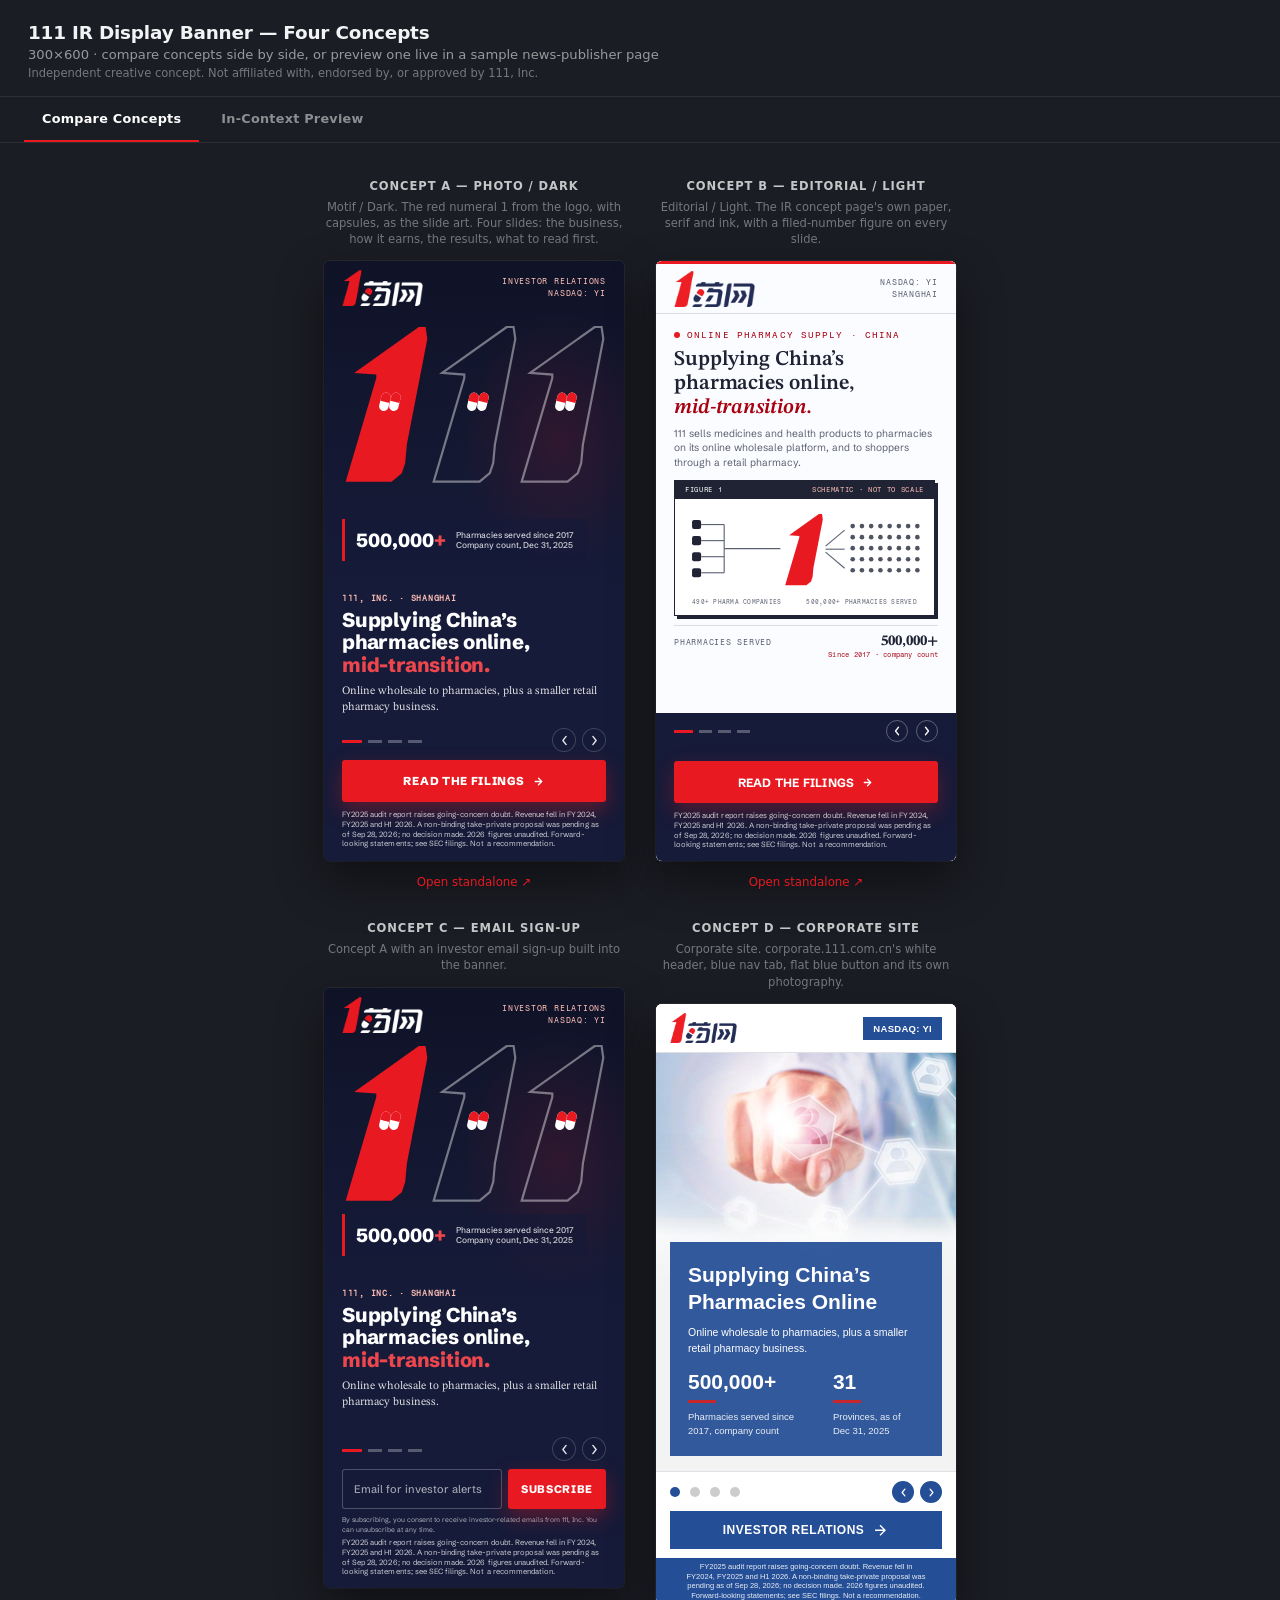
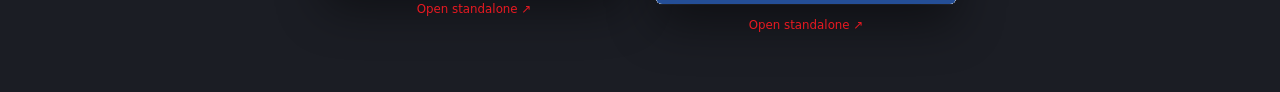
<file: index.html>
<!DOCTYPE html>
<html lang="en">
<head>
<meta name="robots" content="noindex,nofollow">
<meta charset="UTF-8">
<meta name="viewport" content="width=device-width,initial-scale=1">
<meta name="ir-banner-company" content="111, Inc.">
<link rel="icon" href="data:,">
<title>111 IR Banner — Concept Comparison</title>
<style>
  :root { --ui-accent:#e81921; }
  * { margin:0; padding:0; box-sizing:border-box; }
  html, body {
    height:100%;
    background:#1b1d24;
    font-family:-apple-system, BlinkMacSystemFont, 'Segoe UI', system-ui, sans-serif;
    color:#f2f3f5;
  }
  header {
    padding:22px 28px 16px;
    border-bottom:1px solid rgba(255,255,255,0.08);
  }
  header h1 { font-size:1.15rem; font-weight:700; letter-spacing:-0.01em; }
  header p { margin-top:4px; font-size:0.82rem; color:rgba(255,255,255,0.55); }
  header p.pitch-note { font-size:0.72rem; color:rgba(255,255,255,0.4); }

  /* ---- tabs ---- */
  .tabs {
    display:flex;
    gap:4px;
    padding:0 24px;
    border-bottom:1px solid rgba(255,255,255,0.08);
  }
  .tab-btn {
    background:none;
    border:0;
    font-family:inherit;
    color:rgba(255,255,255,0.5);
    font-size:0.8rem;
    font-weight:700;
    letter-spacing:0.02em;
    padding:14px 18px;
    cursor:pointer;
    border-bottom:2px solid transparent;
    transition:color 0.15s ease;
  }
  .tab-btn:hover { color:rgba(255,255,255,0.8); }
  .tab-btn.active { color:#fff; border-bottom-color:var(--ui-accent); }
  .tab-panel { display:none; }
  .tab-panel.active { display:block; }

  main {
    display:flex;
    flex-wrap:wrap;
    gap:32px;
    justify-content:center;
    padding:36px 24px 60px;
  }
  /* four 300px frames need about 1344px of width; below that, wrap 2 + 2 rather than 3 + 1 */
  @media (max-width:1343px) { main { max-width:700px; margin:0 auto; } }
  .col { display:flex; flex-direction:column; align-items:center; gap:14px; }
  .col h2 {
    font-size:0.72rem;
    font-weight:700;
    letter-spacing:0.08em;
    text-transform:uppercase;
    color:rgba(255,255,255,0.75);
  }
  .col .tag {
    max-width:300px;
    min-height:2.8em;
    font-size:0.72rem;
    line-height:1.4;
    text-align:center;
    color:rgba(255,255,255,0.4);
    margin-top:-8px;
  }
  .frame-wrap {
    width:300px;
    height:600px;
    border-radius:6px;
    overflow:hidden;
    box-shadow:0 20px 48px rgba(0,0,0,0.45), 0 0 0 1px rgba(255,255,255,0.06);
    background:#000;
  }
  iframe { width:300px; height:600px; border:0; display:block; }
  .col a {
    font-size:0.74rem;
    color:var(--ui-accent);
    text-decoration:none;
  }
  .col a:hover { text-decoration:underline; }

  /* ---- in-context preview panel ---- */
  .preview-intro {
    text-align:center;
    padding:28px 24px 0;
  }
  .preview-intro p {
    font-size:0.82rem;
    color:rgba(255,255,255,0.55);
    max-width:560px;
    margin:0 auto;
  }
  .concept-switch {
    display:flex;
    flex-wrap:wrap;
    gap:10px;
    justify-content:center;
    padding:18px 24px 0;
  }
  .concept-btn {
    background:rgba(255,255,255,0.06);
    border:1px solid rgba(255,255,255,0.14);
    color:rgba(255,255,255,0.65);
    font-family:inherit;
    font-size:0.76rem;
    font-weight:700;
    letter-spacing:0.02em;
    padding:9px 16px;
    border-radius:20px;
    cursor:pointer;
    transition:all 0.15s ease;
  }
  .concept-btn:hover { border-color:rgba(255,255,255,0.3); }
  .concept-btn.active { background:var(--ui-accent); border-color:var(--ui-accent); color:#0c1015; }

  .preview-wrap {
    max-width:1180px;
    margin:24px auto 12px;
    padding:0 24px;
  }
  .preview-frame-outer {
    border-radius:6px;
    overflow:hidden;
    box-shadow:0 20px 48px rgba(0,0,0,0.45), 0 0 0 1px rgba(255,255,255,0.06);
  }
  #preview-iframe {
    width:100%;
    height:950px;
    border:0;
    display:block;
    background:#fff;
  }
  .preview-footer {
    text-align:center;
    padding:14px 24px 60px;
  }
  .preview-footer a {
    font-size:0.74rem;
    color:var(--ui-accent);
    text-decoration:none;
  }
  .preview-footer a:hover { text-decoration:underline; }
</style>
</head>
<body>

<header>
  <h1>111 IR Display Banner — Four Concepts</h1>
  <p>300×600 · compare concepts side by side, or preview one live in a sample news-publisher page</p>
  <p class="pitch-note">Independent creative concept. Not affiliated with, endorsed by, or approved by 111, Inc.</p>
</header>

<div class="tabs">
  <button type="button" class="tab-btn active" data-tab="compare">Compare Concepts</button>
  <button type="button" class="tab-btn" data-tab="preview">In-Context Preview</button>
</div>

<section class="tab-panel active" id="tab-compare">
  <main>
    <div class="col">
      <h2>Concept A — Photo / Dark</h2>
      <span class="tag">Motif / Dark. The red numeral 1 from the logo, with capsules, as the slide art. Four slides: the business, how it earns, the results, what to read first.</span>
      <div class="frame-wrap">
        <iframe src="concept-a-photo/index.html" title="111 banner — photo concept"></iframe>
      </div>
      <a href="concept-a-photo/index.html" target="_blank" rel="noopener">Open standalone ↗</a>
    </div>

    <div class="col">
      <h2>Concept B — Editorial / Light</h2>
      <span class="tag">Editorial / Light. The IR concept page&#x27;s own paper, serif and ink, with a filed-number figure on every slide.</span>
      <div class="frame-wrap">
        <iframe src="concept-b-editorial/index.html" title="111 banner — editorial concept"></iframe>
      </div>
      <a href="concept-b-editorial/index.html" target="_blank" rel="noopener">Open standalone ↗</a>
    </div>

    <div class="col">
      <h2>Concept C — Email Sign-up</h2>
      <span class="tag">Concept A with an investor email sign-up built into the banner.</span>
      <div class="frame-wrap">
        <iframe src="concept-c-dashboard/index.html" title="111 banner — email sign-up concept"></iframe>
      </div>
      <a href="concept-c-dashboard/index.html" target="_blank" rel="noopener">Open standalone ↗</a>
    </div>

    <div class="col">
      <h2>Concept D — Corporate Site</h2>
      <span class="tag">Corporate site. corporate.111.com.cn&#x27;s white header, blue nav tab, flat blue button and its own photography.</span>
      <div class="frame-wrap">
        <iframe src="concept-d-corporate/index.html" title="111 banner — corporate-site concept"></iframe>
      </div>
      <a href="concept-d-corporate/index.html" target="_blank" rel="noopener">Open standalone ↗</a>
    </div>
  </main>
</section>

<section class="tab-panel" id="tab-preview">
  <div class="preview-intro">
    <p>A sample news-publisher article page with the banner dropped into the right-rail ad slot — the way it would actually sit alongside real editorial content. Switch concepts below.</p>
  </div>

  <div class="concept-switch">
    <button type="button" class="concept-btn active" data-concept="a">Concept A — Photo</button>
    <button type="button" class="concept-btn" data-concept="b">Concept B — Editorial</button>
    <button type="button" class="concept-btn" data-concept="c">Concept C — Email Sign-up</button>
    <button type="button" class="concept-btn" data-concept="d">Concept D — Corporate Site</button>
  </div>

  <div class="preview-wrap">
    <div class="preview-frame-outer">
      <iframe id="preview-iframe" src="context-preview/news.html?concept=a" title="111 banner — in-context publisher preview"></iframe>
    </div>
  </div>

  <div class="preview-footer">
    <a id="preview-open-link" href="context-preview/news.html?concept=a" target="_blank" rel="noopener">Open standalone ↗</a>
  </div>
</section>

<script>
  document.querySelectorAll('.tab-btn').forEach(function (btn) {
    btn.addEventListener('click', function () {
      document.querySelectorAll('.tab-btn').forEach(function (b) { b.classList.remove('active') })
      document.querySelectorAll('.tab-panel').forEach(function (p) { p.classList.remove('active') })
      btn.classList.add('active')
      document.getElementById('tab-' + btn.dataset.tab).classList.add('active')
    })
  })

  document.querySelectorAll('.concept-btn').forEach(function (btn) {
    btn.addEventListener('click', function () {
      document.querySelectorAll('.concept-btn').forEach(function (b) { b.classList.remove('active') })
      btn.classList.add('active')
      var url = 'context-preview/news.html?concept=' + btn.dataset.concept
      document.getElementById('preview-iframe').src = url
      document.getElementById('preview-open-link').href = url
    })
  })
</script>

</body>
</html>
</file>
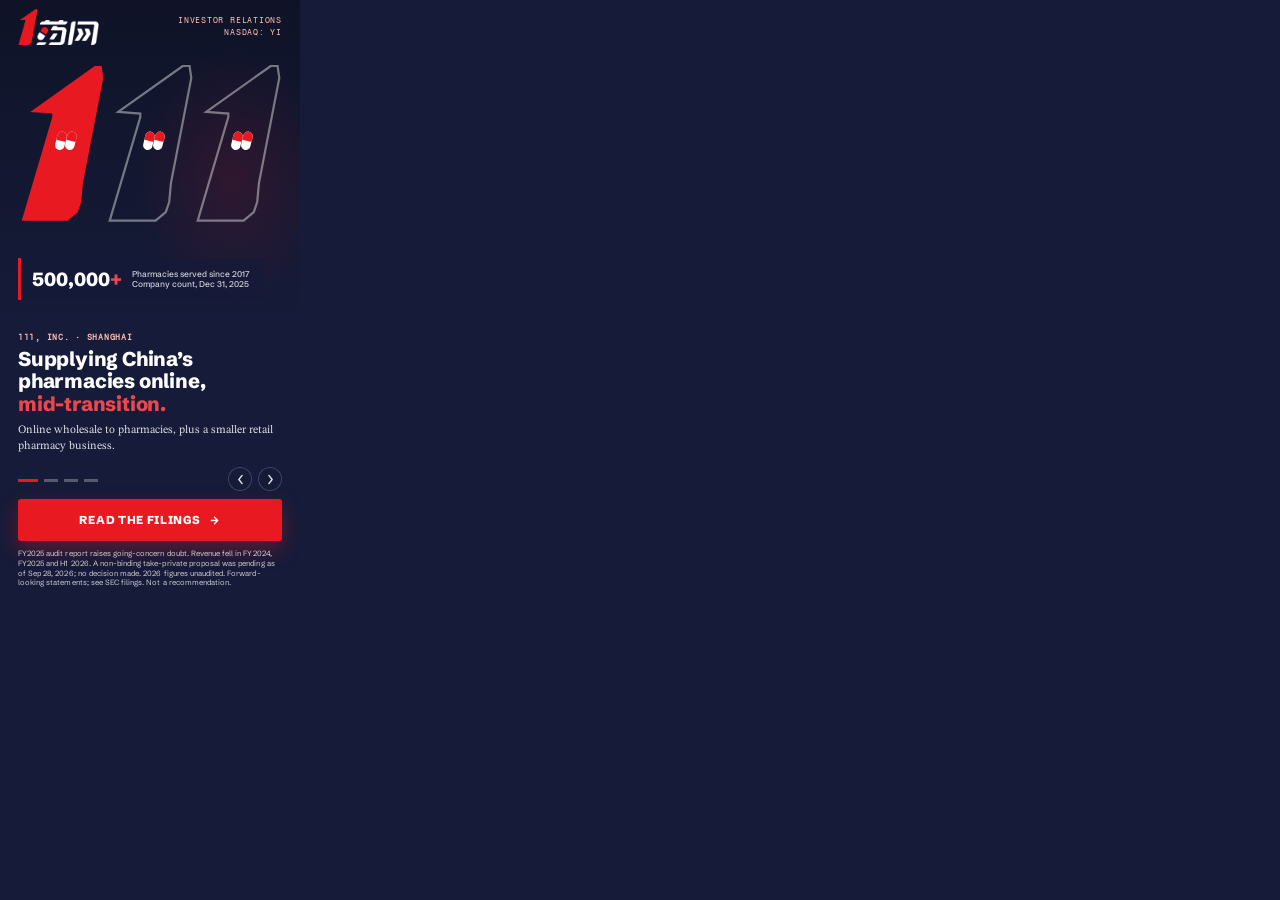
<file: concept-a-photo/index.html>
<!DOCTYPE html>
<html lang="en">
<head>
<meta name="robots" content="noindex,nofollow">
<meta charset="UTF-8">
<meta name="ad.size" content="width=300,height=600">
<meta http-equiv="X-UA-Compatible" content="IE=Edge">
<meta name="viewport" content="width=300,initial-scale=1">
<link rel="icon" href="data:,">
<title>111, Inc. — Investor Relations</title>
<link rel="preconnect" href="https://fonts.googleapis.com">
<link rel="preconnect" href="https://fonts.gstatic.com" crossorigin>
<link href="https://fonts.googleapis.com/css2?family=Fragment+Mono&family=STIX+Two+Text:ital,wght@0,400;0,500;1,400&family=Schibsted+Grotesk:wght@500;600;700;800&display=swap" rel="stylesheet">
<link rel="stylesheet" href="style.css">
</head>
<body>

<!--
  111, Inc. — IR display banner, 300x600 — Concept A: Motif / Dark.
  Promotes: https://gracinting.github.io/oneoneone-ir-concept/
  The IR concept page has no real photography, so each slide's background is that page's own signature
  motif redrawn at banner scale: the red numeral 1 from the logo (the page's own #slab path) and the
  two-tone capsule from the logo's 药 character, one variant per slide (three slabs with falling capsules;
  a 40-capsule waffle of FY2025 revenue; leaning bars of net revenue; owed vs. held on one scale).
  Floating stat chip, persistent logo/ticker chrome, CTA and a risk-naming forward-looking-statements line.
  There is no persistent stat row: a distressed issuer's figures stay on the slide that carries their qualifier.
  Concept C is generated from this file (scripts/build_concept_c.py), so re-run that after every edit here.
  Every slide's copy and stat comes from .tmp/facts.md (20-F, 6-Ks). Written by .tmp/gen_a.py; style.css is patched by it.
-->

<div id="banner" aria-label="111, Inc. investor relations advertisement">

  <div id="slides">
    <svg class="motif-defs" width="0" height="0" aria-hidden="true" focusable="false"><defs><path id="slab" d="M44 0 L6 27 L19 28 L19 30 L1 91 L28 91 L34 86 L36 80 L37 69 L49 7 L48 0 Z"/><g id="cap"><rect class="cap-a" x="-3.75" y="-7.5" width="7.5" height="15" rx="3.75"/><path class="cap-b" d="M-3.75 0V-3.75a3.75 3.75 0 0 1 7.5 0V0Z"/></g></defs></svg>

    <!-- Slide 1 — Overview -->
    <section class="slide" data-index="0">
      <div class="slide-bg motif" aria-hidden="true"><svg viewBox="0 0 300 600" width="300" height="600" focusable="false"><use class="slab fill" href="#slab" transform="translate(20 66) scale(1.7)"/><use class="slab" href="#slab" transform="translate(108 66) scale(1.7)"/><use class="slab" href="#slab" transform="translate(196 66) scale(1.7)"/><g class="cap-fall" style="--x:60.9px;--y:140.8px;--d:-0.00s"><use href="#cap" transform="scale(1.25)"/></g><g class="cap-fall" style="--x:70.9px;--y:140.8px;--d:-1.15s"><use href="#cap" transform="scale(1.25)"/></g><g class="cap-fall" style="--x:148.9px;--y:140.8px;--d:-2.30s"><use href="#cap" transform="scale(1.25)"/></g><g class="cap-fall" style="--x:158.9px;--y:140.8px;--d:-3.45s"><use href="#cap" transform="scale(1.25)"/></g><g class="cap-fall" style="--x:236.9px;--y:140.8px;--d:-4.60s"><use href="#cap" transform="scale(1.25)"/></g><g class="cap-fall" style="--x:246.9px;--y:140.8px;--d:-5.75s"><use href="#cap" transform="scale(1.25)"/></g></svg></div>
      <div class="slide-scrim-top"></div>
      <div class="slide-scrim-bottom"></div>
      <div class="slide-copy">
        <div class="mid-chip">
          <span class="chip-num">500,000<em>+</em></span>
          <span class="chip-label">Pharmacies served since 2017<br>Company count, Dec 31, 2025</span>
        </div>
        <div class="copy-bottom">
          <div class="kicker">111, Inc. · Shanghai</div>
          <h1>Supplying China’s<br>pharmacies online,<br><em>mid-transition.</em></h1>
          <p>Online wholesale to pharmacies, plus a smaller retail pharmacy business.</p>
        </div>
      </div>
    </section>

    <!-- Slide 2 — How it earns -->
    <section class="slide" data-index="1">
      <div class="slide-bg motif" aria-hidden="true"><svg viewBox="0 0 300 600" width="300" height="600" focusable="false"><text class="m-lab" x="18" y="71">EACH CAPSULE = 2.5% OF FY2025 NET REVENUE</text><g class="cap-pharm" transform="translate(31.2 99) rotate(14) scale(1.45)"><use href="#cap"/></g><g class="cap-pharm" transform="translate(57.6 99) rotate(14) scale(1.45)"><use href="#cap"/></g><g class="cap-pharm" transform="translate(84.0 99) rotate(14) scale(1.45)"><use href="#cap"/></g><g class="cap-pharm" transform="translate(110.4 99) rotate(14) scale(1.45)"><use href="#cap"/></g><g class="cap-pharm" transform="translate(136.8 99) rotate(14) scale(1.45)"><use href="#cap"/></g><g class="cap-pharm" transform="translate(163.2 99) rotate(14) scale(1.45)"><use href="#cap"/></g><g class="cap-pharm" transform="translate(189.6 99) rotate(14) scale(1.45)"><use href="#cap"/></g><g class="cap-pharm" transform="translate(216.0 99) rotate(14) scale(1.45)"><use href="#cap"/></g><g class="cap-pharm" transform="translate(242.4 99) rotate(14) scale(1.45)"><use href="#cap"/></g><g class="cap-pharm" transform="translate(268.8 99) rotate(14) scale(1.45)"><use href="#cap"/></g><g class="cap-pharm" transform="translate(31.2 130) rotate(14) scale(1.45)"><use href="#cap"/></g><g class="cap-pharm" transform="translate(57.6 130) rotate(14) scale(1.45)"><use href="#cap"/></g><g class="cap-pharm" transform="translate(84.0 130) rotate(14) scale(1.45)"><use href="#cap"/></g><g class="cap-pharm" transform="translate(110.4 130) rotate(14) scale(1.45)"><use href="#cap"/></g><g class="cap-pharm" transform="translate(136.8 130) rotate(14) scale(1.45)"><use href="#cap"/></g><g class="cap-pharm" transform="translate(163.2 130) rotate(14) scale(1.45)"><use href="#cap"/></g><g class="cap-pharm" transform="translate(189.6 130) rotate(14) scale(1.45)"><use href="#cap"/></g><g class="cap-pharm" transform="translate(216.0 130) rotate(14) scale(1.45)"><use href="#cap"/></g><g class="cap-pharm" transform="translate(242.4 130) rotate(14) scale(1.45)"><use href="#cap"/></g><g class="cap-pharm" transform="translate(268.8 130) rotate(14) scale(1.45)"><use href="#cap"/></g><g class="cap-pharm" transform="translate(31.2 161) rotate(14) scale(1.45)"><use href="#cap"/></g><g class="cap-pharm" transform="translate(57.6 161) rotate(14) scale(1.45)"><use href="#cap"/></g><g class="cap-pharm" transform="translate(84.0 161) rotate(14) scale(1.45)"><use href="#cap"/></g><g class="cap-pharm" transform="translate(110.4 161) rotate(14) scale(1.45)"><use href="#cap"/></g><g class="cap-pharm" transform="translate(136.8 161) rotate(14) scale(1.45)"><use href="#cap"/></g><g class="cap-pharm" transform="translate(163.2 161) rotate(14) scale(1.45)"><use href="#cap"/></g><g class="cap-pharm" transform="translate(189.6 161) rotate(14) scale(1.45)"><use href="#cap"/></g><g class="cap-pharm" transform="translate(216.0 161) rotate(14) scale(1.45)"><use href="#cap"/></g><g class="cap-pharm" transform="translate(242.4 161) rotate(14) scale(1.45)"><use href="#cap"/></g><g class="cap-pharm" transform="translate(268.8 161) rotate(14) scale(1.45)"><use href="#cap"/></g><g class="cap-pharm" transform="translate(31.2 192) rotate(14) scale(1.45)"><use href="#cap"/></g><g class="cap-pharm" transform="translate(57.6 192) rotate(14) scale(1.45)"><use href="#cap"/></g><g class="cap-pharm" transform="translate(84.0 192) rotate(14) scale(1.45)"><use href="#cap"/></g><g class="cap-pharm" transform="translate(110.4 192) rotate(14) scale(1.45)"><use href="#cap"/></g><g class="cap-pharm" transform="translate(136.8 192) rotate(14) scale(1.45)"><use href="#cap"/></g><g class="cap-pharm" transform="translate(163.2 192) rotate(14) scale(1.45)"><use href="#cap"/></g><g class="cap-pharm" transform="translate(189.6 192) rotate(14) scale(1.45)"><use href="#cap"/></g><g class="cap-pharm" transform="translate(216.0 192) rotate(14) scale(1.45)"><use href="#cap"/></g><g class="cap-pharm" transform="translate(242.4 192) rotate(14) scale(1.45)"><use href="#cap"/></g><g class="cap-one" transform="translate(268.8 192) rotate(14) scale(1.45)"><use href="#cap"/></g><g class="cap-pharm" transform="translate(24 214) rotate(14) scale(.9)"><use href="#cap"/></g><text class="m-lab" x="33" y="217">39 TO PHARMACIES</text><g class="cap-one" transform="translate(148 214) rotate(14) scale(.9)"><use href="#cap"/></g><text class="m-lab" x="157" y="217">1 SHOPPERS + SERVICES</text></svg></div>
      <div class="slide-scrim-top"></div>
      <div class="slide-scrim-bottom"></div>
      <div class="slide-copy">
        <div class="mid-chip">
          <span class="chip-num">97.5<em>%</em></span>
          <span class="chip-label">of FY2025 net revenue<br>is sales to pharmacies</span>
        </div>
        <div class="copy-bottom">
          <div class="kicker">How it earns · FY2025</div>
          <h1>Mostly a<br>wholesaler to<br><em>pharmacies.</em></h1>
          <p>RMB 12.6B of FY2025 net revenue. It sources directly from 490+ pharmaceutical companies.</p>
        </div>
      </div>
    </section>

    <!-- Slide 3 — Results -->
    <section class="slide" data-index="2">
      <div class="slide-bg motif" aria-hidden="true"><svg viewBox="0 0 300 600" width="300" height="600" focusable="false"><text class="m-lab" x="18" y="71">NET REVENUE, RMB BILLION</text><text class="m-lab m-dim" x="176" y="71">H1: OWN SCALE</text><line class="m-base" x1="18" y1="202" x2="282" y2="202"/><g transform="translate(0 202) skewX(-15)"><rect class="bar grow" x="22" y="-112.0" width="22" height="112.0"/></g><text class="m-val" x="63.0" y="85.0" text-anchor="middle">14.9</text><text class="m-lab" x="33" y="214" text-anchor="middle">FY23</text><g transform="translate(0 202) skewX(-15)"><rect class="bar grow" x="54" y="-107.9" width="22" height="107.9"/></g><text class="m-val" x="93.9" y="89.1" text-anchor="middle">14.4</text><text class="m-lab" x="65" y="214" text-anchor="middle">FY24</text><g transform="translate(0 202) skewX(-15)"><rect class="bar hot grow" x="86" y="-94.1" width="22" height="94.1"/></g><text class="m-val hot" x="122.2" y="102.9" text-anchor="middle">12.6</text><text class="m-lab" x="97" y="214" text-anchor="middle">FY25</text><g transform="translate(0 202) skewX(-15)"><rect class="bar grow" x="176" y="-112.0" width="22" height="112.0"/></g><text class="m-val" x="217.0" y="85.0" text-anchor="middle">6.7</text><text class="m-lab" x="187" y="214" text-anchor="middle">H1 ’25</text><g transform="translate(0 202) skewX(-15)"><rect class="bar hot grow" x="212" y="-77.5" width="22" height="77.5"/></g><text class="m-val hot" x="243.8" y="119.5" text-anchor="middle">4.7</text><text class="m-lab" x="223" y="214" text-anchor="middle">H1 ’26</text></svg></div>
      <div class="slide-scrim-top"></div>
      <div class="slide-scrim-bottom"></div>
      <div class="slide-copy">
        <div class="mid-chip">
          <span class="chip-num">~20<em>%</em></span>
          <span class="chip-label">of 2024 revenue came from three<br>subsidiaries sold in Q3 2025</span>
        </div>
        <div class="copy-bottom">
          <div class="kicker">Results · Six months to Jun 30</div>
          <h1>Net revenue fell<br>12.8% in FY2025,<br><em>30.8% in H1 2026.</em></h1>
          <p>The company links the falls to its move to an asset-light model and, for FY2025, competition.</p>
        </div>
      </div>
    </section>

    <!-- Slide 4 — Read first -->
    <section class="slide" data-index="3">
      <div class="slide-bg motif" aria-hidden="true"><svg viewBox="0 0 300 600" width="300" height="600" focusable="false"><text class="m-lab" x="18" y="71">OWED AND HELD, RMB MILLION</text><text class="m-lab" x="18" y="91">OWED TO INVESTORS</text><rect class="ghost" x="18" y="97" width="250.0" height="26"/><rect class="bar hot hgrow" x="18" y="97" width="212.6" height="26"/><text class="m-val on" x="223.6" y="115" text-anchor="end">956.7</text><text class="m-lab" x="18" y="148">HELD</text><rect class="ghost" x="18" y="154" width="135.9" height="26"/><rect class="bar held hgrow" x="18" y="154" width="84.7" height="26"/><text class="m-val" x="109.7" y="172">381.1</text><text class="m-lab m-dim" x="18" y="198">SOLID: JUN 30, 2026. DASHED: DEC 31, 2025.</text><text class="m-lab m-dim" x="18" y="208">HELD = CASH, RESTRICTED CASH, SHORT-TERM INVESTMENTS.</text></svg></div>
      <div class="slide-scrim-top"></div>
      <div class="slide-scrim-bottom"></div>
      <div class="slide-copy">
        <div class="mid-chip">
          <span class="chip-num">RMB 956.7<em>M</em></span>
          <span class="chip-label">Owed to investors in a<br>subsidiary · Jun 30, 2026</span>
        </div>
        <div class="copy-bottom">
          <div class="kicker">Read first · Jun 30, 2026</div>
          <h1>Going-concern doubt.<br>A non-binding<br><em>proposal pending.</em></h1>
          <p>Against it: RMB 381.1M held. A special committee formed Sep 28; no decision made.</p>
        </div>
      </div>
    </section>

  </div>

  <!-- Persistent chrome — sits above the rotating slides -->
  <header id="top-bar" class="reveal" data-delay="0">
    <img id="logo" src="assets/logo.png" alt="111, Inc. (1药网)" width="81" height="36">
    <div id="eyebrow">INVESTOR&nbsp;RELATIONS<br>NASDAQ:&nbsp;YI</div>
  </header>

  <div id="bottom-fixed" class="reveal" data-delay="4">
    <div id="dots" role="tablist" aria-label="Slide selector">
      <button class="dot active" data-index="0" aria-label="Slide 1: Overview"></button>
      <button class="dot" data-index="1" aria-label="Slide 2: How it earns"></button>
      <button class="dot" data-index="2" aria-label="Slide 3: Results"></button>
      <button class="dot" data-index="3" aria-label="Slide 4: Read first"></button>
    </div>
    <button type="button" class="nav-arrow" id="arrow-prev" aria-label="Previous slide">
      <svg viewBox="0 0 16 16"><path d="M10 3 6 8l4 5" stroke="currentColor" stroke-width="1.7" fill="none" stroke-linecap="round" stroke-linejoin="round"/></svg>
    </button>
    <button type="button" class="nav-arrow" id="arrow-next" aria-label="Next slide">
      <svg viewBox="0 0 16 16"><path d="M6 3l4 5-4 5" stroke="currentColor" stroke-width="1.7" fill="none" stroke-linecap="round" stroke-linejoin="round"/></svg>
    </button>

    <a href="#" id="cta">
      <span>Read the Filings</span>
      <svg viewBox="0 0 16 16" id="cta-arrow" aria-hidden="true"><path d="M4 8h8M8 4l4 4-4 4" stroke="currentColor" stroke-width="1.6" fill="none" stroke-linecap="round" stroke-linejoin="round"/></svg>
    </a>
    <p id="disclosure">FY2025 audit report raises going-concern doubt. Revenue fell in FY2024, FY2025 and H1 2026. A non-binding take-private proposal was pending as of Sep 28, 2026; no decision made. 2026 figures unaudited. Forward-looking statements; see SEC filings. Not a recommendation.</p>
  </div>

  <!-- Standard HTML5-ad click-tag plumbing -->
  <div id="click-tag-wrapper"></div>
</div>

<script src="script.js"></script>
</body>
</html>
</file>
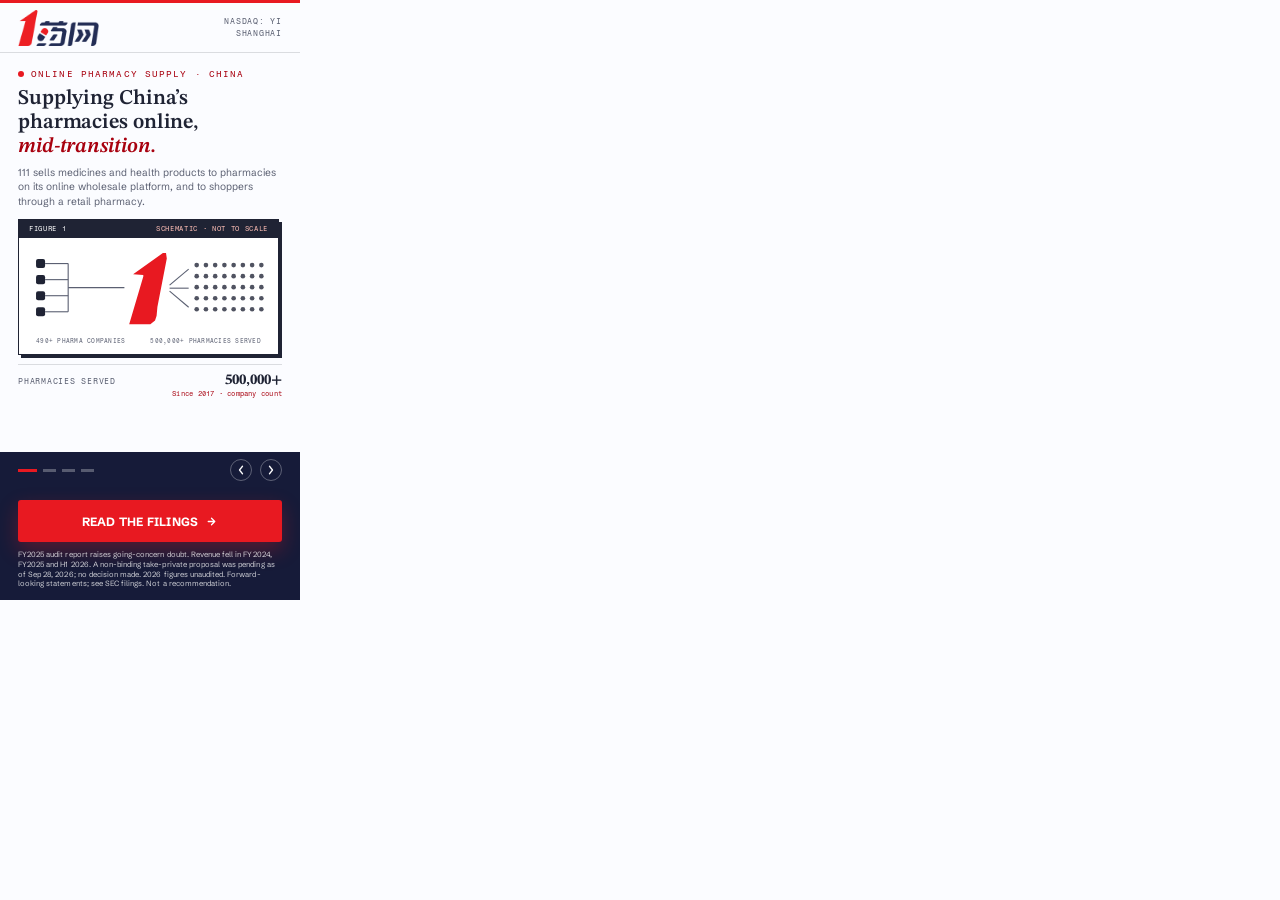
<file: concept-b-editorial/index.html>
<!DOCTYPE html>
<html lang="en">
<head>
<meta name="robots" content="noindex,nofollow">
<meta charset="UTF-8">
<meta name="ad.size" content="width=300,height=600">
<meta http-equiv="X-UA-Compatible" content="IE=Edge">
<meta name="viewport" content="width=300,initial-scale=1">
<link rel="icon" href="data:,">
<title>111, Inc. — Investor Overview</title>
<link rel="preconnect" href="https://fonts.googleapis.com">
<link rel="preconnect" href="https://fonts.gstatic.com" crossorigin>
<link href="https://fonts.googleapis.com/css2?family=Fragment+Mono&family=STIX+Two+Text:ital,wght@0,500;0,600;0,700;1,500;1,600;1,700&family=Schibsted+Grotesk:wght@400;500;600;700&display=swap" rel="stylesheet">
<link rel="stylesheet" href="style.css">
</head>
<body>

<!--
  111, Inc. — IR display banner, 300x600 — Concept B: Editorial / Light.
  Promotes: https://gracinting.github.io/oneoneone-ir-concept/
  Annual-report styling taken from the IR concept page itself: its paper and ink, STIX Two Text headlines with a
  red italic phrase, Fragment Mono captions, the red numeral 1 and the filed-number bars with slanted ends.
  One "Figure N" per slide: the supply line, FY2025 revenue by source, net revenue by period, owed vs. held.
  Dark closing band with the CTA and a risk-naming forward-looking-statements line. Copy from .tmp/facts.md.
  Written by .tmp/gen_b.py.
-->

<div id="banner" aria-label="111, Inc. investor relations advertisement">

  <svg class="f-defs" width="0" height="0" aria-hidden="true" focusable="false"><defs><path id="slab" d="M44 0 L6 27 L19 28 L19 30 L1 91 L28 91 L34 86 L36 80 L37 69 L49 7 L48 0 Z"/></defs></svg>

  <div id="top-rule"></div>

  <header id="top-bar" class="reveal" data-delay="0">
    <img id="logo" src="assets/logo.png" alt="111, Inc. (1药网)" width="81" height="36">
    <div id="masthead">NASDAQ:&nbsp;YI<br>SHANGHAI</div>
  </header>

  <div id="slides">

    <!-- Slide 1 — Cover -->
    <section class="slide" data-index="0">
      <div class="slide-copy">
        <p class="eyebrow">Online pharmacy supply · China</p>
        <h1>Supplying China’s<br>pharmacies online,<br><em>mid-transition.</em></h1>
        <p class="lead">111 sells medicines and health products to pharmacies on its online wholesale platform, and to shoppers through a retail pharmacy.</p>

        <figure class="fig-card">
          <div class="fig-bar"><span>Figure 1</span><span>Schematic · not to scale</span></div>
          <div class="fig-body">
            <svg viewBox="0 0 240 104" role="img" aria-label="Schematic: pharmaceutical companies supply 111, which supplies pharmacies">
              <g class="f-node"><rect x="8" y="14" width="9" height="9" rx="2"/><rect x="8" y="30" width="9" height="9" rx="2"/><rect x="8" y="46" width="9" height="9" rx="2"/><rect x="8" y="62" width="9" height="9" rx="2"/></g>
              <g class="fig-rail"><path d="M17 18.5 H40"/><path d="M17 34.5 H40"/><path d="M17 50.5 H40"/><path d="M17 66.5 H40"/><path d="M40 18.5 V66.5"/><path d="M40 42.5 H96"/></g>
              <use class="f-slab" href="#slab" transform="translate(100 8) scale(.78)"/>
              <g class="fig-rail"><path d="M141 40 L160 24"/><path d="M141 43 L160 43"/><path d="M141 46 L160 62"/></g>
              <g class="f-dot"><circle cx="168.0" cy="20.0" r="2.3"/><circle cx="177.2" cy="20.0" r="2.3"/><circle cx="186.4" cy="20.0" r="2.3"/><circle cx="195.6" cy="20.0" r="2.3"/><circle cx="204.8" cy="20.0" r="2.3"/><circle cx="214.0" cy="20.0" r="2.3"/><circle cx="223.2" cy="20.0" r="2.3"/><circle cx="232.4" cy="20.0" r="2.3"/><circle cx="168.0" cy="31.0" r="2.3"/><circle cx="177.2" cy="31.0" r="2.3"/><circle cx="186.4" cy="31.0" r="2.3"/><circle cx="195.6" cy="31.0" r="2.3"/><circle cx="204.8" cy="31.0" r="2.3"/><circle cx="214.0" cy="31.0" r="2.3"/><circle cx="223.2" cy="31.0" r="2.3"/><circle cx="232.4" cy="31.0" r="2.3"/><circle cx="168.0" cy="42.0" r="2.3"/><circle cx="177.2" cy="42.0" r="2.3"/><circle cx="186.4" cy="42.0" r="2.3"/><circle cx="195.6" cy="42.0" r="2.3"/><circle cx="204.8" cy="42.0" r="2.3"/><circle cx="214.0" cy="42.0" r="2.3"/><circle cx="223.2" cy="42.0" r="2.3"/><circle cx="232.4" cy="42.0" r="2.3"/><circle cx="168.0" cy="53.0" r="2.3"/><circle cx="177.2" cy="53.0" r="2.3"/><circle cx="186.4" cy="53.0" r="2.3"/><circle cx="195.6" cy="53.0" r="2.3"/><circle cx="204.8" cy="53.0" r="2.3"/><circle cx="214.0" cy="53.0" r="2.3"/><circle cx="223.2" cy="53.0" r="2.3"/><circle cx="232.4" cy="53.0" r="2.3"/><circle cx="168.0" cy="64.0" r="2.3"/><circle cx="177.2" cy="64.0" r="2.3"/><circle cx="186.4" cy="64.0" r="2.3"/><circle cx="195.6" cy="64.0" r="2.3"/><circle cx="204.8" cy="64.0" r="2.3"/><circle cx="214.0" cy="64.0" r="2.3"/><circle cx="223.2" cy="64.0" r="2.3"/><circle cx="232.4" cy="64.0" r="2.3"/></g>
              <text class="f-lab" x="8" y="98">490+ PHARMA COMPANIES</text>
              <text class="f-lab" x="232" y="98" text-anchor="end">500,000+ PHARMACIES SERVED</text>
            </svg>
          </div>
        </figure>

        <dl class="kf">
          <dt>Pharmacies served</dt>
          <dd>500,000+ <em>Since 2017 · company count</em></dd>
        </dl>
      </div>
    </section>

    <!-- Slide 2 — How it earns -->
    <section class="slide" data-index="1">
      <div class="slide-copy">
        <p class="eyebrow">Fig. 02 · How it earns</p>
        <h1>Mostly a<br>wholesaler to<br><em>pharmacies.</em></h1>
        <p class="lead">97.5% of FY2025 net revenue was sales to pharmacies. It sources directly from 490+ pharmaceutical companies.</p>

        <figure class="fig-card">
          <div class="fig-bar"><span>Figure 2</span><span>FY2025 net revenue by source</span></div>
          <div class="fig-body">
            <svg viewBox="0 0 240 100" role="img" aria-label="FY2025 net revenue by source">
              <text class="f-lab" x="8" y="9">FY2025 NET REVENUE · RMB MILLION · SHARE</text>
              <rect class="f-bar a" x="8" y="15" width="218.4" height="16"/>
              <rect class="f-bar b" x="226.4" y="15" width="4.0" height="16"/>
              <rect class="f-bar c" x="230.4" y="15" width="1.6" height="16"/>
              <rect class="f-sw a" x="8" y="44" width="7" height="7" rx="1.2"/><text class="f-lab dk" x="20" y="50">SALES TO PHARMACIES</text><text class="f-lab dk" x="186" y="50" text-anchor="end">12,247.4</text><text class="f-lab hot" x="232" y="50" text-anchor="end">97.5%</text><rect class="f-sw b" x="8" y="60" width="7" height="7" rx="1.2"/><text class="f-lab dk" x="20" y="66">SALES TO SHOPPERS</text><text class="f-lab dk" x="186" y="66" text-anchor="end">223.2</text><text class="f-lab hot" x="232" y="66" text-anchor="end">1.8%</text><rect class="f-sw c" x="8" y="76" width="7" height="7" rx="1.2"/><text class="f-lab dk" x="20" y="82">SERVICES</text><text class="f-lab dk" x="186" y="82" text-anchor="end">85.4</text><text class="f-lab hot" x="232" y="82" text-anchor="end">0.7%</text>
              <text class="f-lab" x="8" y="97">TOTAL 12,556.0</text>
            </svg>
          </div>
        </figure>

        <dl class="kf">
          <dt>FY2025 net revenue</dt>
          <dd>RMB 12.6B <em>97.5% from pharmacies</em></dd>
        </dl>
      </div>
    </section>

    <!-- Slide 3 — Results -->
    <section class="slide" data-index="2">
      <div class="slide-copy">
        <p class="eyebrow">Fig. 03 · Net revenue</p>
        <h1>Net revenue fell<br>12.8% in FY2025,<br><em>30.8% in H1 2026.</em></h1>
        <p class="lead">The company links the falls to its move to an asset-light model and, for FY2025, competition. Three subsidiaries (about 20.0% of 2024 revenue) were sold in Q3 2025.</p>

        <figure class="fig-card">
          <div class="fig-bar"><span>Figure 3</span><span>Net revenue by period</span></div>
          <div class="fig-body">
            <svg viewBox="0 0 240 116" role="img" aria-label="Net revenue by period">
              <text class="f-lab" x="6" y="10">FULL YEAR · ONE SCALE · RMB MILLION</text><text class="f-lab" x="6" y="78">SIX MONTHS TO JUN 30 · OWN SCALE · UNAUDITED 2026</text><text class="f-lab" x="6" y="26.5">FY2023</text><path class="f-bar a" d="M44 18 H195.0 L192.0 29 H44 Z"/><text class="f-val" x="200.0" y="26.6">14,948.1</text><text class="f-lab" x="6" y="41.5">FY2024</text><path class="f-bar a" d="M44 33 H189.6 L186.6 44 H44 Z"/><text class="f-val" x="194.6" y="41.6">14,401.2</text><text class="f-lab" x="6" y="56.5">FY2025</text><path class="f-bar a hot" d="M44 48 H171.3 L168.3 59 H44 Z"/><text class="f-val hot" x="176.3" y="56.6">12,556.0</text><text class="f-lab" x="6" y="94.5">H1 2025</text><path class="f-bar a" d="M44 86 H195.0 L192.0 97 H44 Z"/><text class="f-val" x="200.0" y="94.6">6,735.0</text><text class="f-lab" x="6" y="109.5">H1 2026</text><path class="f-bar a hot" d="M44 101 H149.4 L146.4 112 H44 Z"/><text class="f-val hot" x="154.4" y="109.6">4,661.7</text>
            </svg>
          </div>
        </figure>

        <dl class="kf">
          <dt>H1 2026 vs. H1 2025</dt>
          <dd>−30.8% <em>Unaudited</em></dd>
        </dl>
      </div>
    </section>

    <!-- Slide 4 — Read first -->
    <section class="slide" data-index="3">
      <div class="slide-copy">
        <p class="eyebrow">Fig. 04 · Read first</p>
        <h1>Going-concern doubt.<br>A non-binding<br><em>proposal pending.</em></h1>
        <p class="lead">The FY2025 audit report raises going-concern doubt. RMB 956.7M is owed to investors in a subsidiary; RMB 381.1M is held. A special committee formed Sep 28; no decision made.</p>

        <figure class="fig-card">
          <div class="fig-bar"><span>Figure 4</span><span>Owed and held · RMB million</span></div>
          <div class="fig-body">
            <svg viewBox="0 0 240 112" role="img" aria-label="Amount owed to investors and amount held, RMB million">
              <text class="f-lab" x="6" y="10">DEC 31, 2025 · FILED IN THE 20-F</text><text class="f-lab" x="6" y="25.5">OWED</text><path class="f-bar a hot" d="M40 17 H193.0 L190.0 28 H40 Z"/><text class="f-val hot" x="198.0" y="25.6">1,124.9</text><text class="f-lab" x="6" y="40.5">HELD</text><path class="f-bar a" d="M40 32 H124.5 L121.5 43 H40 Z"/><text class="f-val" x="129.5" y="40.6">611.3</text><text class="f-lab" x="6" y="58">JUN 30, 2026 · Q2 RELEASE (DASHED: DEC 31 LENGTH)</text><text class="f-lab" x="6" y="73.5">OWED</text><rect class="f-ghost" x="40" y="65" width="150.0" height="11"/><path class="f-bar a hot" d="M40 65 H170.6 L167.6 76 H40 Z"/><text class="f-val hot on" x="163.6" y="73.6" text-anchor="end">956.7</text><text class="f-lab" x="6" y="88.5">HELD</text><rect class="f-ghost" x="40" y="80" width="81.5" height="11"/><path class="f-bar a" d="M40 80 H93.8 L90.8 91 H40 Z"/><text class="f-val on" x="86.8" y="88.6" text-anchor="end">381.1</text><text class="f-lab dim" x="6" y="106">HELD = CASH, RESTRICTED CASH, SHORT-TERM INVESTMENTS</text>
            </svg>
          </div>
        </figure>

        <dl class="kf">
          <dt>Agreed to restructure</dt>
          <dd>63.8% <em>Of principal · company says</em></dd>
        </dl>
      </div>
    </section>

  </div>

  <div id="dots" class="reveal" role="tablist" aria-label="Slide selector">
    <button class="dot active" data-index="0" aria-label="Slide 1: Cover"></button>
    <button class="dot" data-index="1" aria-label="Slide 2: How it earns"></button>
    <button class="dot" data-index="2" aria-label="Slide 3: Results"></button>
    <button class="dot" data-index="3" aria-label="Slide 4: Read first"></button>
    <button type="button" class="nav-arrow" id="arrow-prev" aria-label="Previous slide">
      <svg viewBox="0 0 16 16"><path d="M10 3 6 8l4 5" stroke="currentColor" stroke-width="1.7" fill="none" stroke-linecap="round" stroke-linejoin="round"/></svg>
    </button>
    <button type="button" class="nav-arrow" id="arrow-next" aria-label="Next slide">
      <svg viewBox="0 0 16 16"><path d="M6 3l4 5-4 5" stroke="currentColor" stroke-width="1.7" fill="none" stroke-linecap="round" stroke-linejoin="round"/></svg>
    </button>
  </div>

  <div id="bottom-fixed" class="reveal" data-delay="1">
    <a href="#" id="cta">
      <span>Read the Filings</span>
      <svg viewBox="0 0 16 16" id="cta-arrow" aria-hidden="true"><path d="M4 8h8M8 4l4 4-4 4" stroke="currentColor" stroke-width="1.6" fill="none" stroke-linecap="round" stroke-linejoin="round"/></svg>
    </a>
    <div id="fls">FY2025 audit report raises going-concern doubt. Revenue fell in FY2024, FY2025 and H1 2026. A non-binding take-private proposal was pending as of Sep 28, 2026; no decision made. 2026 figures unaudited. Forward-looking statements; see SEC filings. Not a recommendation.</div>
  </div>

  <!-- Standard HTML5-ad click-tag plumbing -->
  <div id="click-tag-wrapper"></div>
</div>

<script src="script.js"></script>
</body>
</html>
</file>
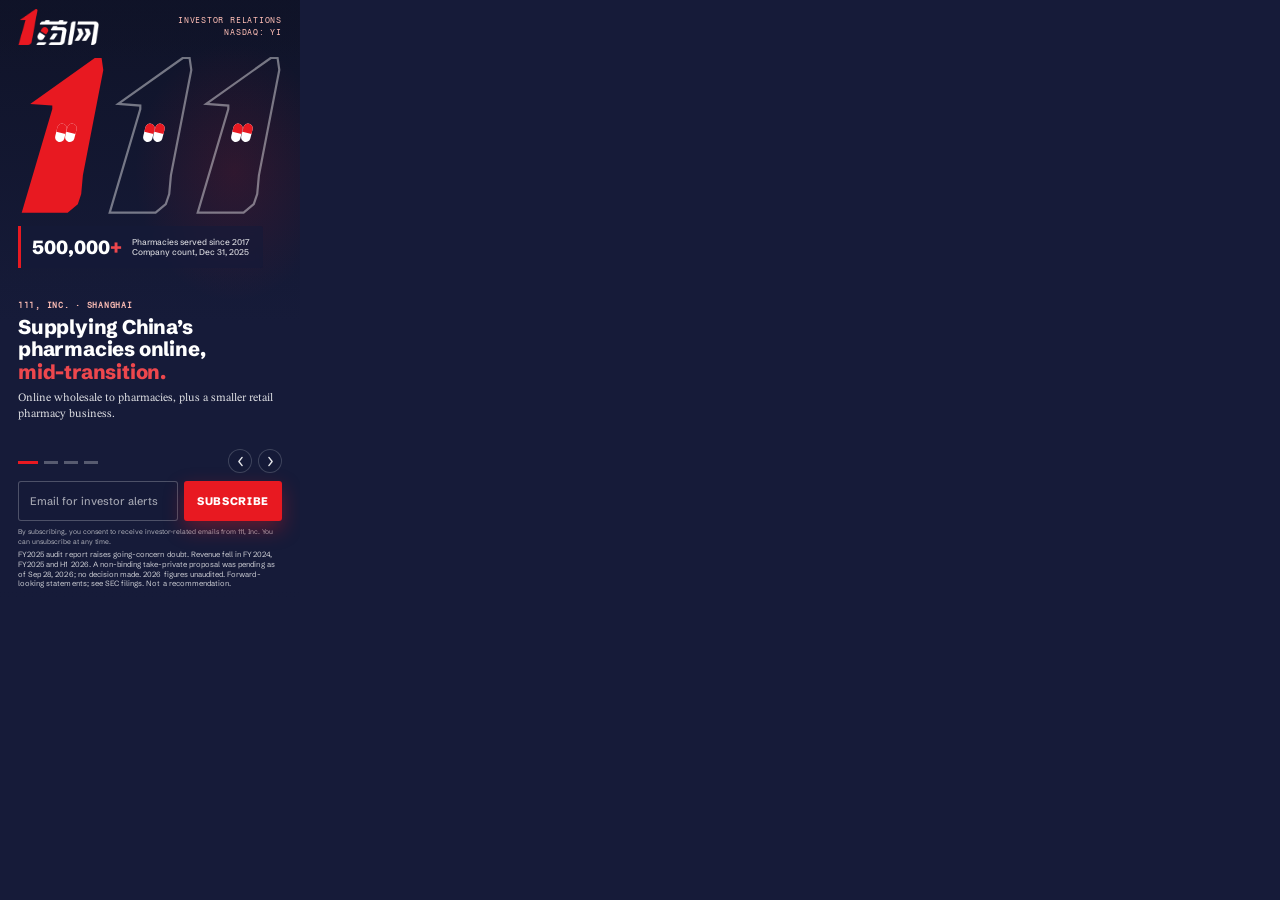
<file: concept-c-dashboard/index.html>
<!DOCTYPE html>
<html lang="en">
<head>
<meta name="robots" content="noindex,nofollow">
<meta charset="UTF-8">
<meta name="ad.size" content="width=300,height=600">
<meta http-equiv="X-UA-Compatible" content="IE=Edge">
<meta name="viewport" content="width=300,initial-scale=1">
<link rel="icon" href="data:,">
<title>111, Inc. — Investor Alerts</title>
<link rel="preconnect" href="https://fonts.googleapis.com">
<link rel="preconnect" href="https://fonts.gstatic.com" crossorigin>
<link href="https://fonts.googleapis.com/css2?family=Fragment+Mono&family=STIX+Two+Text:ital,wght@0,400;0,500;1,400&family=Schibsted+Grotesk:wght@500;600;700;800&display=swap" rel="stylesheet">
<link rel="stylesheet" href="style.css">
</head>
<body>
<!-- GENERATED by build_concept_c.py from ../concept-a-photo/ (a-fingerprint: 756c8ea9b3fb).
     Don't edit this file: edit Concept A and re-run the script. -->


<!--
  111, Inc. — IR display banner, 300x600 — Concept C (Concept A + email sign-up): Motif / Dark.
  Promotes: https://gracinting.github.io/oneoneone-ir-concept/
  The IR concept page has no real photography, so each slide's background is that page's own signature
  motif redrawn at banner scale: the red numeral 1 from the logo (the page's own #slab path) and the
  two-tone capsule from the logo's 药 character, one variant per slide (three slabs with falling capsules;
  a 40-capsule waffle of FY2025 revenue; leaning bars of net revenue; owed vs. held on one scale).
  Floating stat chip, persistent logo/ticker chrome, CTA and a risk-naming forward-looking-statements line.
  There is no persistent stat row: a distressed issuer's figures stay on the slide that carries their qualifier.
  Concept C is generated from this file (scripts/build_concept_c.py), so re-run that after every edit here.
  Every slide's copy and stat comes from .tmp/facts.md (20-F, 6-Ks). Written by .tmp/gen_a.py; style.css is patched by it.
-->

<div id="banner" aria-label="111, Inc. investor relations advertisement with investor email alerts sign-up">

  <div id="slides">
    <svg class="motif-defs" width="0" height="0" aria-hidden="true" focusable="false"><defs><path id="slab" d="M44 0 L6 27 L19 28 L19 30 L1 91 L28 91 L34 86 L36 80 L37 69 L49 7 L48 0 Z"/><g id="cap"><rect class="cap-a" x="-3.75" y="-7.5" width="7.5" height="15" rx="3.75"/><path class="cap-b" d="M-3.75 0V-3.75a3.75 3.75 0 0 1 7.5 0V0Z"/></g></defs></svg>

    <!-- Slide 1 — Overview -->
    <section class="slide" data-index="0">
      <div class="slide-bg motif" aria-hidden="true"><svg viewBox="0 0 300 600" width="300" height="600" focusable="false"><use class="slab fill" href="#slab" transform="translate(20 66) scale(1.7)"/><use class="slab" href="#slab" transform="translate(108 66) scale(1.7)"/><use class="slab" href="#slab" transform="translate(196 66) scale(1.7)"/><g class="cap-fall" style="--x:60.9px;--y:140.8px;--d:-0.00s"><use href="#cap" transform="scale(1.25)"/></g><g class="cap-fall" style="--x:70.9px;--y:140.8px;--d:-1.15s"><use href="#cap" transform="scale(1.25)"/></g><g class="cap-fall" style="--x:148.9px;--y:140.8px;--d:-2.30s"><use href="#cap" transform="scale(1.25)"/></g><g class="cap-fall" style="--x:158.9px;--y:140.8px;--d:-3.45s"><use href="#cap" transform="scale(1.25)"/></g><g class="cap-fall" style="--x:236.9px;--y:140.8px;--d:-4.60s"><use href="#cap" transform="scale(1.25)"/></g><g class="cap-fall" style="--x:246.9px;--y:140.8px;--d:-5.75s"><use href="#cap" transform="scale(1.25)"/></g></svg></div>
      <div class="slide-scrim-top"></div>
      <div class="slide-scrim-bottom"></div>
      <div class="slide-copy">
        <div class="mid-chip">
          <span class="chip-num">500,000<em>+</em></span>
          <span class="chip-label">Pharmacies served since 2017<br>Company count, Dec 31, 2025</span>
        </div>
        <div class="copy-bottom">
          <div class="kicker">111, Inc. · Shanghai</div>
          <h1>Supplying China’s<br>pharmacies online,<br><em>mid-transition.</em></h1>
          <p>Online wholesale to pharmacies, plus a smaller retail pharmacy business.</p>
        </div>
      </div>
    </section>

    <!-- Slide 2 — How it earns -->
    <section class="slide" data-index="1">
      <div class="slide-bg motif" aria-hidden="true"><svg viewBox="0 0 300 600" width="300" height="600" focusable="false"><text class="m-lab" x="18" y="71">EACH CAPSULE = 2.5% OF FY2025 NET REVENUE</text><g class="cap-pharm" transform="translate(31.2 99) rotate(14) scale(1.45)"><use href="#cap"/></g><g class="cap-pharm" transform="translate(57.6 99) rotate(14) scale(1.45)"><use href="#cap"/></g><g class="cap-pharm" transform="translate(84.0 99) rotate(14) scale(1.45)"><use href="#cap"/></g><g class="cap-pharm" transform="translate(110.4 99) rotate(14) scale(1.45)"><use href="#cap"/></g><g class="cap-pharm" transform="translate(136.8 99) rotate(14) scale(1.45)"><use href="#cap"/></g><g class="cap-pharm" transform="translate(163.2 99) rotate(14) scale(1.45)"><use href="#cap"/></g><g class="cap-pharm" transform="translate(189.6 99) rotate(14) scale(1.45)"><use href="#cap"/></g><g class="cap-pharm" transform="translate(216.0 99) rotate(14) scale(1.45)"><use href="#cap"/></g><g class="cap-pharm" transform="translate(242.4 99) rotate(14) scale(1.45)"><use href="#cap"/></g><g class="cap-pharm" transform="translate(268.8 99) rotate(14) scale(1.45)"><use href="#cap"/></g><g class="cap-pharm" transform="translate(31.2 130) rotate(14) scale(1.45)"><use href="#cap"/></g><g class="cap-pharm" transform="translate(57.6 130) rotate(14) scale(1.45)"><use href="#cap"/></g><g class="cap-pharm" transform="translate(84.0 130) rotate(14) scale(1.45)"><use href="#cap"/></g><g class="cap-pharm" transform="translate(110.4 130) rotate(14) scale(1.45)"><use href="#cap"/></g><g class="cap-pharm" transform="translate(136.8 130) rotate(14) scale(1.45)"><use href="#cap"/></g><g class="cap-pharm" transform="translate(163.2 130) rotate(14) scale(1.45)"><use href="#cap"/></g><g class="cap-pharm" transform="translate(189.6 130) rotate(14) scale(1.45)"><use href="#cap"/></g><g class="cap-pharm" transform="translate(216.0 130) rotate(14) scale(1.45)"><use href="#cap"/></g><g class="cap-pharm" transform="translate(242.4 130) rotate(14) scale(1.45)"><use href="#cap"/></g><g class="cap-pharm" transform="translate(268.8 130) rotate(14) scale(1.45)"><use href="#cap"/></g><g class="cap-pharm" transform="translate(31.2 161) rotate(14) scale(1.45)"><use href="#cap"/></g><g class="cap-pharm" transform="translate(57.6 161) rotate(14) scale(1.45)"><use href="#cap"/></g><g class="cap-pharm" transform="translate(84.0 161) rotate(14) scale(1.45)"><use href="#cap"/></g><g class="cap-pharm" transform="translate(110.4 161) rotate(14) scale(1.45)"><use href="#cap"/></g><g class="cap-pharm" transform="translate(136.8 161) rotate(14) scale(1.45)"><use href="#cap"/></g><g class="cap-pharm" transform="translate(163.2 161) rotate(14) scale(1.45)"><use href="#cap"/></g><g class="cap-pharm" transform="translate(189.6 161) rotate(14) scale(1.45)"><use href="#cap"/></g><g class="cap-pharm" transform="translate(216.0 161) rotate(14) scale(1.45)"><use href="#cap"/></g><g class="cap-pharm" transform="translate(242.4 161) rotate(14) scale(1.45)"><use href="#cap"/></g><g class="cap-pharm" transform="translate(268.8 161) rotate(14) scale(1.45)"><use href="#cap"/></g><g class="cap-pharm" transform="translate(31.2 192) rotate(14) scale(1.45)"><use href="#cap"/></g><g class="cap-pharm" transform="translate(57.6 192) rotate(14) scale(1.45)"><use href="#cap"/></g><g class="cap-pharm" transform="translate(84.0 192) rotate(14) scale(1.45)"><use href="#cap"/></g><g class="cap-pharm" transform="translate(110.4 192) rotate(14) scale(1.45)"><use href="#cap"/></g><g class="cap-pharm" transform="translate(136.8 192) rotate(14) scale(1.45)"><use href="#cap"/></g><g class="cap-pharm" transform="translate(163.2 192) rotate(14) scale(1.45)"><use href="#cap"/></g><g class="cap-pharm" transform="translate(189.6 192) rotate(14) scale(1.45)"><use href="#cap"/></g><g class="cap-pharm" transform="translate(216.0 192) rotate(14) scale(1.45)"><use href="#cap"/></g><g class="cap-pharm" transform="translate(242.4 192) rotate(14) scale(1.45)"><use href="#cap"/></g><g class="cap-one" transform="translate(268.8 192) rotate(14) scale(1.45)"><use href="#cap"/></g><g class="cap-pharm" transform="translate(24 214) rotate(14) scale(.9)"><use href="#cap"/></g><text class="m-lab" x="33" y="217">39 TO PHARMACIES</text><g class="cap-one" transform="translate(148 214) rotate(14) scale(.9)"><use href="#cap"/></g><text class="m-lab" x="157" y="217">1 SHOPPERS + SERVICES</text></svg></div>
      <div class="slide-scrim-top"></div>
      <div class="slide-scrim-bottom"></div>
      <div class="slide-copy">
        <div class="mid-chip">
          <span class="chip-num">97.5<em>%</em></span>
          <span class="chip-label">of FY2025 net revenue<br>is sales to pharmacies</span>
        </div>
        <div class="copy-bottom">
          <div class="kicker">How it earns · FY2025</div>
          <h1>Mostly a<br>wholesaler to<br><em>pharmacies.</em></h1>
          <p>RMB 12.6B of FY2025 net revenue. It sources directly from 490+ pharmaceutical companies.</p>
        </div>
      </div>
    </section>

    <!-- Slide 3 — Results -->
    <section class="slide" data-index="2">
      <div class="slide-bg motif" aria-hidden="true"><svg viewBox="0 0 300 600" width="300" height="600" focusable="false"><text class="m-lab" x="18" y="71">NET REVENUE, RMB BILLION</text><text class="m-lab m-dim" x="176" y="71">H1: OWN SCALE</text><line class="m-base" x1="18" y1="202" x2="282" y2="202"/><g transform="translate(0 202) skewX(-15)"><rect class="bar grow" x="22" y="-112.0" width="22" height="112.0"/></g><text class="m-val" x="63.0" y="85.0" text-anchor="middle">14.9</text><text class="m-lab" x="33" y="214" text-anchor="middle">FY23</text><g transform="translate(0 202) skewX(-15)"><rect class="bar grow" x="54" y="-107.9" width="22" height="107.9"/></g><text class="m-val" x="93.9" y="89.1" text-anchor="middle">14.4</text><text class="m-lab" x="65" y="214" text-anchor="middle">FY24</text><g transform="translate(0 202) skewX(-15)"><rect class="bar hot grow" x="86" y="-94.1" width="22" height="94.1"/></g><text class="m-val hot" x="122.2" y="102.9" text-anchor="middle">12.6</text><text class="m-lab" x="97" y="214" text-anchor="middle">FY25</text><g transform="translate(0 202) skewX(-15)"><rect class="bar grow" x="176" y="-112.0" width="22" height="112.0"/></g><text class="m-val" x="217.0" y="85.0" text-anchor="middle">6.7</text><text class="m-lab" x="187" y="214" text-anchor="middle">H1 ’25</text><g transform="translate(0 202) skewX(-15)"><rect class="bar hot grow" x="212" y="-77.5" width="22" height="77.5"/></g><text class="m-val hot" x="243.8" y="119.5" text-anchor="middle">4.7</text><text class="m-lab" x="223" y="214" text-anchor="middle">H1 ’26</text></svg></div>
      <div class="slide-scrim-top"></div>
      <div class="slide-scrim-bottom"></div>
      <div class="slide-copy">
        <div class="mid-chip">
          <span class="chip-num">~20<em>%</em></span>
          <span class="chip-label">of 2024 revenue came from three<br>subsidiaries sold in Q3 2025</span>
        </div>
        <div class="copy-bottom">
          <div class="kicker">Results · Six months to Jun 30</div>
          <h1>Net revenue fell<br>12.8% in FY2025,<br><em>30.8% in H1 2026.</em></h1>
          <p>The company links the falls to its move to an asset-light model and, for FY2025, competition.</p>
        </div>
      </div>
    </section>

    <!-- Slide 4 — Read first -->
    <section class="slide" data-index="3">
      <div class="slide-bg motif" aria-hidden="true"><svg viewBox="0 0 300 600" width="300" height="600" focusable="false"><text class="m-lab" x="18" y="71">OWED AND HELD, RMB MILLION</text><text class="m-lab" x="18" y="91">OWED TO INVESTORS</text><rect class="ghost" x="18" y="97" width="250.0" height="26"/><rect class="bar hot hgrow" x="18" y="97" width="212.6" height="26"/><text class="m-val on" x="223.6" y="115" text-anchor="end">956.7</text><text class="m-lab" x="18" y="148">HELD</text><rect class="ghost" x="18" y="154" width="135.9" height="26"/><rect class="bar held hgrow" x="18" y="154" width="84.7" height="26"/><text class="m-val" x="109.7" y="172">381.1</text><text class="m-lab m-dim" x="18" y="198">SOLID: JUN 30, 2026. DASHED: DEC 31, 2025.</text><text class="m-lab m-dim" x="18" y="208">HELD = CASH, RESTRICTED CASH, SHORT-TERM INVESTMENTS.</text></svg></div>
      <div class="slide-scrim-top"></div>
      <div class="slide-scrim-bottom"></div>
      <div class="slide-copy">
        <div class="mid-chip">
          <span class="chip-num">RMB 956.7<em>M</em></span>
          <span class="chip-label">Owed to investors in a<br>subsidiary · Jun 30, 2026</span>
        </div>
        <div class="copy-bottom">
          <div class="kicker">Read first · Jun 30, 2026</div>
          <h1>Going-concern doubt.<br>A non-binding<br><em>proposal pending.</em></h1>
          <p>Against it: RMB 381.1M held. A special committee formed Sep 28; no decision made.</p>
        </div>
      </div>
    </section>

  </div>

  <!-- Persistent chrome — sits above the rotating slides -->
  <header id="top-bar" class="reveal" data-delay="0">
    <img id="logo" src="assets/logo.png" alt="111, Inc. (1药网)" width="81" height="36">
    <div id="eyebrow">INVESTOR&nbsp;RELATIONS<br>NASDAQ:&nbsp;YI</div>
  </header>

  <div id="bottom-fixed" class="reveal" data-delay="4">
    <div id="dots" role="tablist" aria-label="Slide selector">
      <button class="dot active" data-index="0" aria-label="Slide 1: Overview"></button>
      <button class="dot" data-index="1" aria-label="Slide 2: How it earns"></button>
      <button class="dot" data-index="2" aria-label="Slide 3: Results"></button>
      <button class="dot" data-index="3" aria-label="Slide 4: Read first"></button>
    </div>
    <button type="button" class="nav-arrow" id="arrow-prev" aria-label="Previous slide">
      <svg viewBox="0 0 16 16"><path d="M10 3 6 8l4 5" stroke="currentColor" stroke-width="1.7" fill="none" stroke-linecap="round" stroke-linejoin="round"/></svg>
    </button>
    <button type="button" class="nav-arrow" id="arrow-next" aria-label="Next slide">
      <svg viewBox="0 0 16 16"><path d="M6 3l4 5-4 5" stroke="currentColor" stroke-width="1.7" fill="none" stroke-linecap="round" stroke-linejoin="round"/></svg>
    </button>

    <!-- In-banner mailing-list sign-up, in the slot A uses for its CTA.
         Submits to SIGNUP_ENDPOINT in script.js; the error message swaps
         in for the consent line and the success state swaps in over the
         input row, so nothing shifts. -->
    <form id="signup" novalidate>
      <label class="sr-only" for="signup-email">Email address for 111 investor alerts</label>
      <div id="signup-row">
        <input type="email" id="signup-email" name="email" placeholder="Email for investor alerts" autocomplete="email" inputmode="email" spellcheck="false" required>
        <button type="submit" id="signup-btn">Subscribe</button>
        <div id="signup-done" aria-hidden="true">
          <svg viewBox="0 0 16 16" aria-hidden="true"><path d="M3.5 8.5 6.5 11.5 12.5 4.5" stroke="currentColor" stroke-width="1.8" fill="none" stroke-linecap="round" stroke-linejoin="round"/></svg>
          <span id="signup-done-text">You're subscribed. Watch your inbox.</span>
        </div>
      </div>
      <p id="signup-consent">By subscribing, you consent to receive investor-related emails from 111, Inc. You can unsubscribe at any time.</p>
      <p id="signup-msg" role="status" aria-live="polite"></p>
      <p id="fls-line">FY2025 audit report raises going-concern doubt. Revenue fell in FY2024, FY2025 and H1 2026. A non-binding take-private proposal was pending as of Sep 28, 2026; no decision made. 2026 figures unaudited. Forward-looking statements; see SEC filings. Not a recommendation.</p>
    </form>
  </div>

  <!-- Standard HTML5-ad click-tag plumbing -->
  <div id="click-tag-wrapper"></div>
</div>

<script src="script.js"></script>
</body>
</html>
</file>
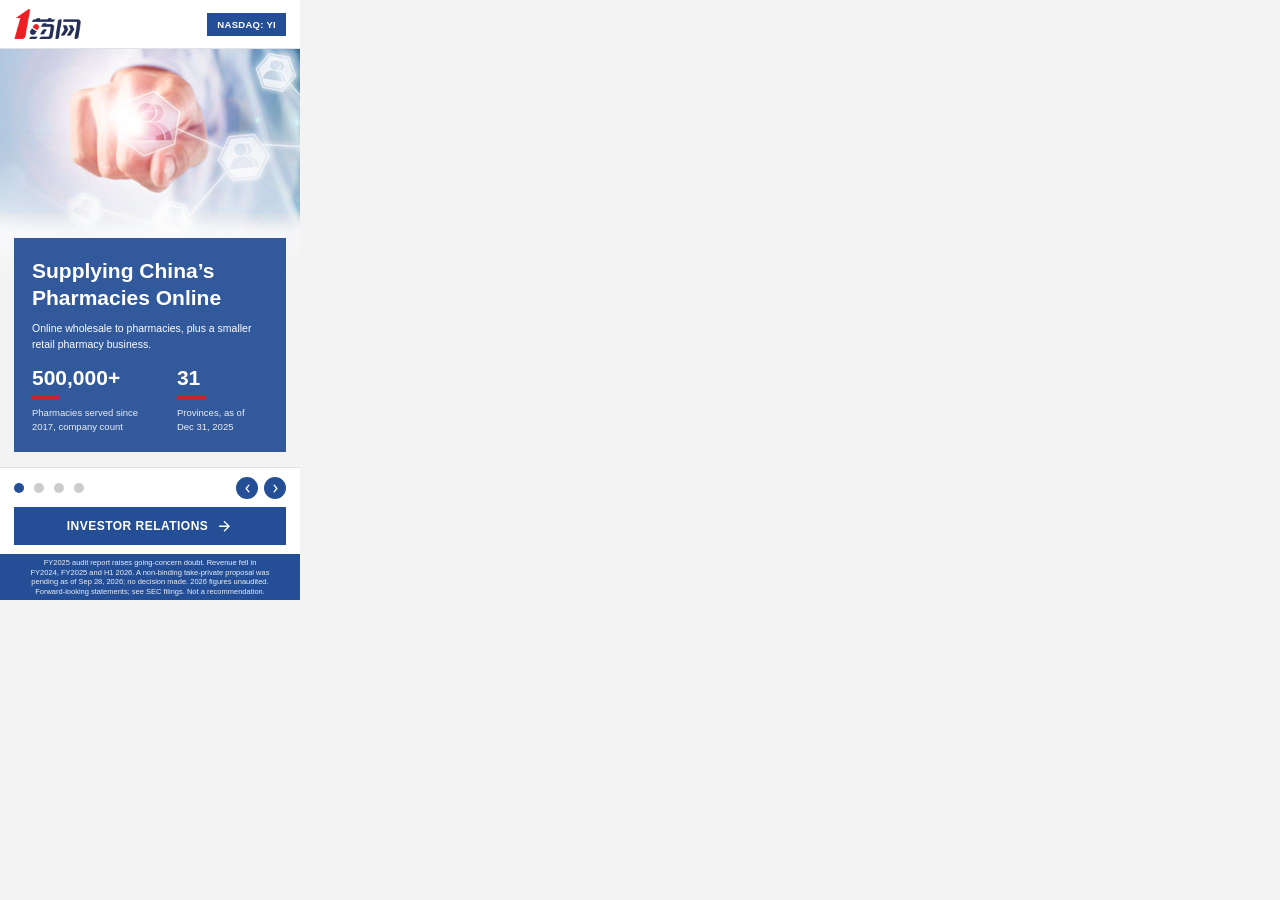
<file: concept-d-corporate/index.html>
<!DOCTYPE html>
<html lang="en">
<head>
<meta name="robots" content="noindex,nofollow">
<meta charset="UTF-8">
<meta name="ad.size" content="width=300,height=600">
<meta http-equiv="X-UA-Compatible" content="IE=Edge">
<meta name="viewport" content="width=300,initial-scale=1">
<link rel="icon" href="data:,">
<title>111, Inc. — Investor Relations</title>
<link rel="stylesheet" href="style.css">
</head>
<body>

<!--
  111, Inc. — IR display banner, 300x600 — Concept D: Corporate site / brand-native.
  Promotes: https://gracinting.github.io/oneoneone-ir-concept/
  Styled from the company's own CORPORATE website (https://corporate.111.com.cn/), not the IR concept
  page that Concepts A-C are built from: its white header with the lockup, its #f3f3f3 / #244E96 nav
  (the ticker is set as the active tab), #262D56 headings, #4F5961 body text, red #C7262D accents, square
  corners and flat fills, in the site's own Helvetica Neue / Arial stack (no web fonts).
  "Corporate site in miniature": each slide is one module of that site:
    1 home hero banner (its hand-and-network photo) -> 2 "Our Business" list (image + text, its fulfilment
    centre photo) -> 3 stats on the page grey -> 4 overlay band (its contact-page skyline under the blue).
  Photos are the site's own files, cropped into assets/; assets/logo.png is its own logo file.
  Every claim comes from the project fact sheet (.tmp/facts.md); the site's English copy is stale and is not used.
  Written by .tmp/gen_d.py; style.css is patched by it.
-->

<div id="banner" aria-label="111, Inc. investor relations advertisement">

  <div id="slides">

    <!-- Slide 1 — Overview -->
    <section class="slide m-hero" data-index="0">
      <!-- Module: corporate home banner (.banner_bg): its hand-and-network photo, the white title on the blue panel.
           Facts: B1 500,000+ pharmacies served since 2017 (company count, Dec 31, 2025), 31 provinces; B3 mix. -->
      <img class="d-photo" src="assets/slide-1.jpg" alt="Hand touching a network of user icons, from the company's website">
      <div class="hero-panel">
        <h2>Supplying China’s Pharmacies Online</h2>
        <p class="hero-desc">Online wholesale to pharmacies, plus a smaller retail pharmacy business.</p>
        <div class="d-stats">
          <div class="d-stat">
            <p class="d-value">500,000+</p>
            <p class="d-label">Pharmacies served since 2017, company count</p>
          </div>
          <div class="d-stat">
            <p class="d-value">31</p>
            <p class="d-label">Provinces, as of Dec&nbsp;31, 2025</p>
          </div>
        </div>
      </div>
    </section>

    <!-- Slide 2 — How it earns -->
    <section class="slide m-split" data-index="1">
      <!-- Module: "Our Business" list (.business_list li): the page's image-left, bold title, grey copy layout,
           stacked for portrait, over a white card with red markers and arrow sub-bullets.
           Facts: B3 97.5% / 1.8% / 0.7% of FY2025 net revenue; B2 490+ pharmaceutical companies; RMB 12.6B. -->
      <figure class="split-fig">
        <img class="split-photo" src="assets/slide-2.jpg" alt="Aisle of pharmaceutical shelving in a fulfilment centre, from the company's news archive">
        <figcaption>Company archive photo</figcaption>
      </figure>
      <div class="split-card">
        <h2>Mostly a Wholesaler to Pharmacies</h2>
        <ul class="d-list">
          <li>97.5% of FY2025 net revenue was sales to pharmacies.
            <ul class="d-arrows">
              <li>Sales to shoppers: 1.8%</li>
              <li>Services: 0.7%</li>
            </ul>
          </li>
        </ul>
        <hr class="d-rule">
        <ul class="d-list">
          <li>RMB 12.6B net revenue in FY2025, sourced directly from 490+ pharmaceutical companies.</li>
        </ul>
      </div>
    </section>

    <!-- Slide 3 — Results -->
    <section class="slide m-stats" data-index="2">
      <!-- Module: stats on the page grey: the site's navy heading, big blue figures, a red bar over each grey label.
           Facts: R1 -12.8% FY2025 (RMB 12.6B); R2 -30.8% H1 2026 (RMB 4.66B, unaudited); R3 ~20.0% of 2024 revenue
           in three subsidiaries sold in Q3 2025; the company's stated reasons. -->
      <div class="stats-head">
        <h2>Net Revenue Is Falling</h2>
        <p>The company links the falls to its move to an asset-light model and, for FY2025, competition.</p>
      </div>
      <div class="d-stats">
        <div class="d-stat">
          <p class="d-value">−12.8%</p>
          <p class="d-label">FY2025 net revenue, to RMB&nbsp;12.6B</p>
        </div>
        <div class="d-stat">
          <p class="d-value">−30.8%</p>
          <p class="d-label">H1 2026 net revenue vs. H1 2025, to RMB&nbsp;4.66B (unaudited)</p>
        </div>
        <div class="d-stat">
          <p class="d-value">~20%</p>
          <p class="d-label">of 2024 revenue came from three subsidiaries sold in Q3&nbsp;2025</p>
        </div>
      </div>
    </section>

    <!-- Slide 4 — Read first -->
    <section class="slide m-band" data-index="3">
      <!-- Module: blue overlay band over the contact-page skyline (.banner_bg treatment), centred white copy.
           Facts: O1 going-concern paragraph; O3 RMB 956.7M owed, RMB 381.1M held (Jun 30, 2026), 63.8% agreed to
           restructure (company says); P1/P2 non-binding proposal pending, special committee Sep 28, no decision. No price. -->
      <img class="d-photo" src="assets/slide-4.jpg" alt="Glass office tower against the sky, from the company's website">
      <div class="band-content">
        <h2>Going-Concern Doubt</h2>
        <p class="band-desc">The FY2025 audit report raises substantial doubt about the company’s ability to continue as a going concern.</p>
        <div class="d-stats">
          <div class="d-stat">
            <p class="d-value">956.7M</p>
            <p class="d-label">RMB owed to investors in a subsidiary, Jun&nbsp;30, 2026</p>
          </div>
          <div class="d-stat">
            <p class="d-value">381.1M</p>
            <p class="d-label">RMB held in cash and investments</p>
          </div>
          <div class="d-stat">
            <p class="d-value">63.8%</p>
            <p class="d-label">of principal agreed to restructure, the company says</p>
          </div>
        </div>
        <p class="band-note">As of Sep&nbsp;28, a non-binding take-private proposal was pending and a special committee had formed; no decision had been made.</p>
      </div>
    </section>

  </div>

  <!-- Persistent chrome — the corporate site's header, never rotates -->
  <header id="top-bar" class="reveal" data-delay="0">
    <img id="logo" src="assets/logo.png" alt="111, Inc. (1药网)" width="67" height="30">
    <span id="ticker">NASDAQ:&nbsp;YI</span>
  </header>

  <!-- Slider controls: round blue buttons -->
  <button type="button" class="nav-arrow" id="arrow-prev" aria-label="Previous slide">
    <svg viewBox="0 0 16 16" aria-hidden="true"><path d="M10 3 6 8l4 5" stroke="currentColor" stroke-width="1.8" fill="none" stroke-linecap="round" stroke-linejoin="round"/></svg>
  </button>
  <button type="button" class="nav-arrow" id="arrow-next" aria-label="Next slide">
    <svg viewBox="0 0 16 16" aria-hidden="true"><path d="M6 3l4 5-4 5" stroke="currentColor" stroke-width="1.8" fill="none" stroke-linecap="round" stroke-linejoin="round"/></svg>
  </button>

  <div id="bottom-fixed" class="reveal" data-delay="4">
    <div id="dots" role="tablist" aria-label="Slide selector">
      <button class="dot active" data-index="0" aria-label="Slide 1: Overview"></button>
      <button class="dot" data-index="1" aria-label="Slide 2: How it earns"></button>
      <button class="dot" data-index="2" aria-label="Slide 3: Results"></button>
      <button class="dot" data-index="3" aria-label="Slide 4: Read first"></button>
    </div>

    <!-- The site's active-tab fill (#244E96, white bold uppercase), square corners -->
    <a href="#" id="cta">
      <span>Investor Relations</span>
      <svg id="cta-arrow" viewBox="0 0 24 25" aria-hidden="true"><path d="M12 4.18066L10.585 5.59566L16.17 11.1807H4V13.1807H16.17L10.585 18.7657L12 20.1807L20 12.1807L12 4.18066Z"/></svg>
    </a>

    <!-- The corporate site's footer strip (grey with a blue base, here the blue), carrying the required forward-looking line -->
    <p id="fls">FY2025 audit report raises going-concern doubt. Revenue fell in FY2024, FY2025 and H1 2026. A non-binding take-private proposal was pending as of Sep 28, 2026; no decision made. 2026 figures unaudited. Forward-looking statements; see SEC filings. Not a recommendation.</p>
  </div>

  <!-- Standard HTML5-ad click-tag plumbing -->
  <div id="click-tag-wrapper"></div>
</div>

<script src="script.js"></script>
</body>
</html>
</file>
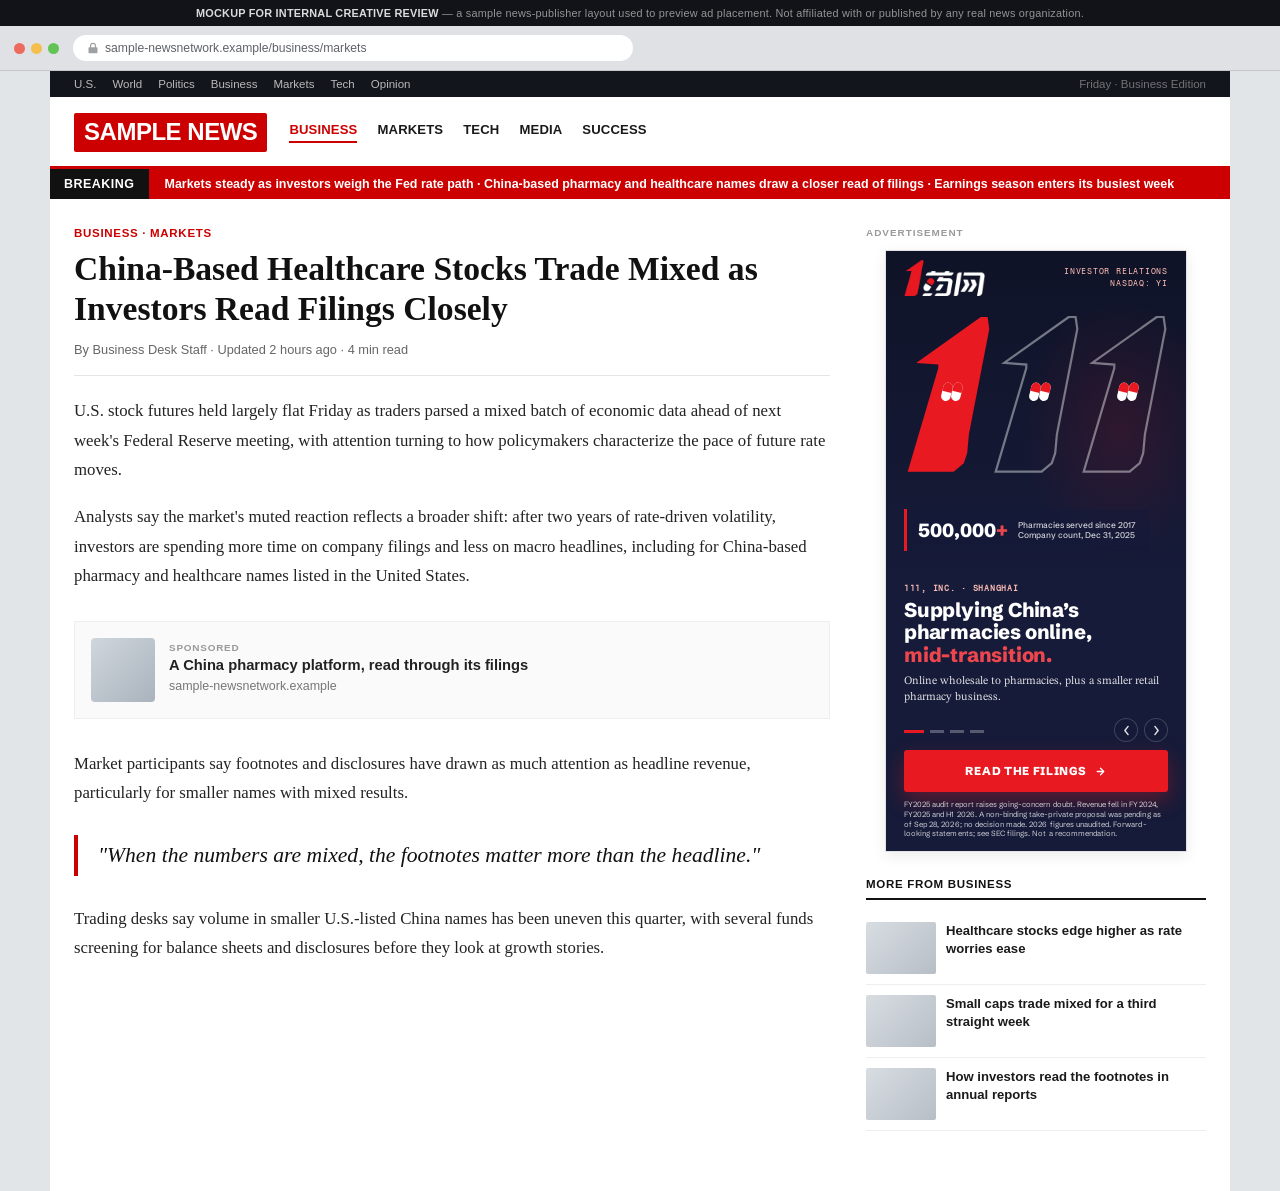
<file: context-preview/news.html>
<!DOCTYPE html>
<html lang="en">
<head>
<meta name="robots" content="noindex,nofollow">
<meta charset="UTF-8">
<meta name="viewport" content="width=device-width,initial-scale=1">
<title>In-Context Preview — Sample News Publisher Page</title>
<link rel="icon" href="data:,">
<style>
  * { margin:0; padding:0; box-sizing:border-box; }
  html, body { background:#e2e5e8; font-family:Helvetica, Arial, sans-serif; }

  /* ---- disclaimer strip ---- */
  #disclaimer {
    background:#111318;
    color:rgba(255,255,255,0.55);
    font-size:0.68rem;
    letter-spacing:0.02em;
    text-align:center;
    padding:7px 12px;
  }
  #disclaimer strong { color:rgba(255,255,255,0.85); }

  /* ---- fake browser chrome ---- */
  #browser-chrome {
    background:#dfe1e5;
    border-bottom:1px solid #c3c6cb;
    padding:9px 14px;
    display:flex;
    align-items:center;
    gap:14px;
  }
  #traffic-lights { display:flex; gap:6px; flex:0 0 auto; }
  #traffic-lights span { width:11px; height:11px; border-radius:50%; display:inline-block; }
  #traffic-lights span:nth-child(1){ background:#ed6a5e; }
  #traffic-lights span:nth-child(2){ background:#f4bf4f; }
  #traffic-lights span:nth-child(3){ background:#61c454; }
  #url-bar {
    flex:1 1 auto;
    background:#fff;
    border-radius:14px;
    padding:6px 14px;
    font-size:0.76rem;
    color:#5f6368;
    display:flex;
    align-items:center;
    gap:6px;
    max-width:560px;
  }
  #url-bar svg { flex:0 0 auto; opacity:0.6; }

  /* ---- site wrapper ---- */
  #site { background:#fff; max-width:1180px; margin:0 auto; }

  /* utility nav */
  #utility-nav {
    background:#12151b;
    color:rgba(255,255,255,0.7);
    font-size:0.72rem;
    display:flex;
    align-items:center;
    justify-content:space-between;
    padding:7px 24px;
  }
  #utility-nav .links { display:flex; gap:16px; }
  #utility-nav .links span:hover { color:#fff; }
  #utility-nav .meta { color:rgba(255,255,255,0.4); }

  /* masthead */
  #masthead {
    display:flex;
    align-items:center;
    gap:22px;
    padding:16px 24px 14px;
    border-bottom:3px solid #cc0000;
  }
  #logo {
    background:#cc0000;
    color:#fff;
    font-weight:900;
    font-size:1.5rem;
    letter-spacing:-0.02em;
    padding:5px 10px 6px;
    border-radius:2px;
    font-family:Arial, Helvetica, sans-serif;
  }
  #masthead nav { display:flex; gap:20px; flex:1; }
  #masthead nav span {
    font-size:0.82rem;
    font-weight:700;
    color:#1a1a1a;
    text-transform:uppercase;
    letter-spacing:0.01em;
    cursor:default;
  }
  #masthead nav span.active { color:#cc0000; border-bottom:2px solid #cc0000; padding-bottom:4px; }

  /* breaking ticker */
  #ticker {
    background:#cc0000;
    color:#fff;
    display:flex;
    align-items:center;
    font-size:0.78rem;
    font-weight:600;
    overflow:hidden;
    white-space:nowrap;
  }
  #ticker .badge {
    background:#111;
    padding:8px 14px;
    font-weight:900;
    letter-spacing:0.04em;
    flex:0 0 auto;
  }
  #ticker .feed { padding:8px 16px; }

  /* content grid */
  #content {
    display:grid;
    grid-template-columns:1fr 340px;
    gap:36px;
    padding:28px 24px 60px;
  }

  article .eyebrow {
    color:#cc0000;
    font-size:0.72rem;
    font-weight:800;
    letter-spacing:0.06em;
    text-transform:uppercase;
    margin-bottom:10px;
  }
  article h1 {
    font-family:Georgia, 'Times New Roman', serif;
    font-size:2.1rem;
    line-height:1.18;
    color:#111;
    margin-bottom:14px;
  }
  article .byline {
    font-size:0.8rem;
    color:#666;
    margin-bottom:20px;
    padding-bottom:18px;
    border-bottom:1px solid #e5e5e5;
  }
  article p {
    font-family:Georgia, 'Times New Roman', serif;
    font-size:1.05rem;
    line-height:1.75;
    color:#232323;
    margin-bottom:18px;
  }
  article .pull-quote {
    font-family:Georgia, 'Times New Roman', serif;
    font-style:italic;
    font-size:1.35rem;
    line-height:1.5;
    color:#111;
    border-left:4px solid #cc0000;
    padding:4px 0 4px 20px;
    margin:28px 0;
  }
  .native-slot {
    margin:30px 0;
    border:1px solid #eee;
    background:#fafafa;
    padding:16px;
    display:flex;
    gap:14px;
    align-items:center;
  }
  .native-slot .swatch { width:64px; height:64px; border-radius:4px; background:linear-gradient(135deg,#cfd6dd,#aab3bd); flex:0 0 auto; }
  .native-slot .txt .tag { font-size:0.62rem; font-weight:800; letter-spacing:0.08em; color:#999; text-transform:uppercase; margin-bottom:4px; }
  .native-slot .txt h4 { font-size:0.92rem; color:#222; margin-bottom:3px; }
  .native-slot .txt p { font-size:0.78rem; color:#777; margin:0; font-family:Helvetica, Arial, sans-serif; }

  /* right rail */
  aside { display:flex; flex-direction:column; align-items:center; gap:10px; }
  aside .sponsor-label {
    align-self:flex-start;
    font-size:0.62rem;
    font-weight:800;
    letter-spacing:0.1em;
    text-transform:uppercase;
    color:#9a9a9a;
    margin-bottom:2px;
  }
  #ad-slot {
    width:302px;    /* 300 + the 1px border each side (border-box), so the 300x600 banner isn't clipped */
    height:602px;
    border:1px solid #e2e2e2;
    box-shadow:0 4px 14px rgba(0,0,0,0.08);
    overflow:hidden;
    background:#000;
  }
  #ad-slot iframe { width:300px; height:600px; border:0; display:block; }

  .rail-more {
    align-self:stretch;
    margin-top:16px;
  }
  .rail-more .heading {
    font-size:0.72rem;
    font-weight:800;
    letter-spacing:0.06em;
    text-transform:uppercase;
    color:#111;
    border-bottom:2px solid #111;
    padding-bottom:8px;
    margin-bottom:12px;
  }
  .rail-item {
    display:flex;
    gap:10px;
    padding:10px 0;
    border-bottom:1px solid #eee;
  }
  .rail-item .thumb { width:70px; height:52px; border-radius:2px; background:linear-gradient(135deg,#d8dde2,#b7bec6); flex:0 0 auto; }
  .rail-item p { font-family:Helvetica, Arial, sans-serif; font-size:0.82rem; line-height:1.35; color:#1a1a1a; font-weight:600; }

  @media (max-width:900px) {
    #content { grid-template-columns:1fr; }
    aside { align-items:stretch; }
    #ad-slot { margin:0 auto; }
  }
</style>
</head>
<body>

<div id="disclaimer">
  <strong>MOCKUP FOR INTERNAL CREATIVE REVIEW</strong> — a sample news-publisher layout used to preview ad placement. Not affiliated with or published by any real news organization.
</div>

<div id="browser-chrome">
  <div id="traffic-lights"><span></span><span></span><span></span></div>
  <div id="url-bar">
    <svg width="12" height="12" viewBox="0 0 16 16"><path d="M8 1a4 4 0 00-4 4v2H3a1 1 0 00-1 1v6a1 1 0 001 1h10a1 1 0 001-1V8a1 1 0 00-1-1h-1V5a4 4 0 00-4-4zm-2.5 6V5a2.5 2.5 0 015 0v2h-5z" fill="currentColor"/></svg>
    sample-newsnetwork.example/business/markets
  </div>
</div>

<div id="site">
  <div id="utility-nav">
    <div class="links">
      <span>U.S.</span><span>World</span><span>Politics</span><span>Business</span><span>Markets</span><span>Tech</span><span>Opinion</span>
    </div>
    <div class="meta">Friday · Business Edition</div>
  </div>

  <div id="masthead">
    <div id="logo">SAMPLE&nbsp;NEWS</div>
    <nav>
      <span class="active">Business</span>
      <span>Markets</span>
      <span>Tech</span>
      <span>Media</span>
      <span>Success</span>
    </nav>
  </div>

  <div id="ticker">
    <span class="badge">BREAKING</span>
    <span class="feed">Markets steady as investors weigh the Fed rate path · China-based pharmacy and healthcare names draw a closer read of filings · Earnings season enters its busiest week</span>
  </div>

  <div id="content">
    <article>
      <div class="eyebrow">Business · Markets</div>
      <h1>China-Based Healthcare Stocks Trade Mixed as Investors Read Filings Closely</h1>
      <div class="byline">By Business Desk Staff · Updated 2 hours ago · 4 min read</div>

      <p>U.S. stock futures held largely flat Friday as traders parsed a mixed batch of economic data ahead of next week&#x27;s Federal Reserve meeting, with attention turning to how policymakers characterize the pace of future rate moves.</p>

      <p>Analysts say the market&#x27;s muted reaction reflects a broader shift: after two years of rate-driven volatility, investors are spending more time on company filings and less on macro headlines, including for China-based pharmacy and healthcare names listed in the United States.</p>

      <div class="native-slot">
        <div class="swatch"></div>
        <div class="txt">
          <div class="tag">Sponsored</div>
          <h4>A China pharmacy platform, read through its filings</h4>
          <p>sample-newsnetwork.example</p>
        </div>
      </div>

      <p>Market participants say footnotes and disclosures have drawn as much attention as headline revenue, particularly for smaller names with mixed results.</p>

      <div class="pull-quote">"When the numbers are mixed, the footnotes matter more than the headline."</div>

      <p>Trading desks say volume in smaller U.S.-listed China names has been uneven this quarter, with several funds screening for balance sheets and disclosures before they look at growth stories.</p>
    </article>

    <aside>
      <div class="sponsor-label">Advertisement</div>
      <div id="ad-slot">
        <iframe id="ad-frame" title="Sample ad placement" scrolling="no"></iframe>
      </div>

      <div class="rail-more">
        <div class="heading">More From Business</div>
        <div class="rail-item"><div class="thumb"></div><p>Healthcare stocks edge higher as rate worries ease</p></div>
        <div class="rail-item"><div class="thumb"></div><p>Small caps trade mixed for a third straight week</p></div>
        <div class="rail-item"><div class="thumb"></div><p>How investors read the footnotes in annual reports</p></div>
      </div>
    </aside>
  </div>
</div>

<script>
  var CONCEPTS = {
    a: '../concept-a-photo/index.html',
    b: '../concept-b-editorial/index.html',
    c: '../concept-c-dashboard/index.html',
    d: '../concept-d-corporate/index.html'
  }
  var params = new URLSearchParams(window.location.search)
  var concept = params.get('concept')
  if (!CONCEPTS[concept]) concept = 'a'
  document.getElementById('ad-frame').src = CONCEPTS[concept]
</script>

</body>
</html>
</file>
<file: concept-a-photo/style.css>
/* ── Brand tokens — the ONLY place colors are defined. Set --dark,
   --navy, --accent and --gold from the company's real site; the rest
   derive from them (color-mix: Chrome 111+ / Safari 16.2+). ── */
:root {
  --dark:      #161b39;   /* the IR page's --deep */
  --dark-2:    color-mix(in srgb, var(--dark) 70%, black);
  --navy:      #202850;   /* the logo's navy */
  --accent:    #e81921;   /* the logo's red (IR --accent) */
  --accent-d:  color-mix(in srgb, var(--accent) 82%, black);
  --accent-lt: #ffbfb6;   /* IR --accent-lt: the bright accent on dark surfaces */
  --accent-em: color-mix(in srgb, var(--accent) 80%, white);   /* red phrase in a headline on the navy (4.9:1) */
  --gold:      #ffbfb6;
  --gold-d:    color-mix(in srgb, var(--gold) 85%, black);
  --white:     #ffffff;
  --cta-ink:   var(--white);  /* white on the logo red is 4.6:1 */
  --font-head: 'Schibsted Grotesk', system-ui, sans-serif;   /* the IR page's UI face */
  --font:      'Schibsted Grotesk', system-ui, sans-serif;
  --serif:     'STIX Two Text', Georgia, serif;               /* the IR page's headline and lead face */
  --mono:      'Fragment Mono', ui-monospace, SFMono-Regular, Menlo, Consolas, 'Liberation Mono', monospace;
  --ease:      cubic-bezier(0.16,1,0.3,1);
}

* { margin:0; padding:0; box-sizing:border-box; }
html, body { width:300px; height:600px; overflow:hidden; background:var(--dark); }
body { font-family:var(--font); -webkit-font-smoothing:antialiased; }
a { text-decoration:none; color:inherit; }
button { border:0; background:none; font:inherit; color:inherit; cursor:pointer; -webkit-tap-highlight-color:transparent; }

/* ── Canvas ─────────────────────────────────────────────────────────
   Fixed 300x600 stage. A crossfading slide stack sits at the bottom of
   the z-order; persistent chrome (logo, nav, stats, CTA) is pinned on
   top of it and never rotates — same "fixed shell / rotating cards"
   split the Knorex reference banner used with royalSlider. */
#banner {
  position:relative;
  width:300px;
  height:600px;
  overflow:hidden;
  cursor:pointer;
  background:var(--dark);
}

/* ── Slide stack ────────────────────────────────────────────────── */
#slides { position:absolute; inset:0; z-index:1; }

.slide {
  position:absolute;
  inset:0;
  opacity:0;
  z-index:1;
  pointer-events:none;
  transition:opacity 0.9s ease;
}
.slide.active { opacity:1; z-index:2; pointer-events:auto; }

.slide-bg {
  position:absolute;
  top:0; left:0;
  width:100%; height:100%;
  object-fit:cover;
  object-position:center 20%;
  z-index:1;
  animation:kenburns 7s ease-out infinite alternate;
  user-select:none;
  -webkit-user-drag:none;
}
@keyframes kenburns {
  from { transform:scale(1); }
  to   { transform:scale(1.09); }
}

.slide-bg.motif {
  animation:none;
  background:
    radial-gradient(46% 30% at 78% 30%, color-mix(in srgb, var(--accent) 13%, transparent), transparent 72%),
    linear-gradient(180deg, var(--dark-2), var(--dark) 55%);
}
.slide-bg.motif svg { display:block; position:absolute; inset:0; }
.motif-defs { position:absolute; width:0; height:0; }

.slide-scrim-top, .slide-scrim-bottom {
  position:absolute;
  left:0; right:0;
  z-index:2;
  pointer-events:none;
}
.slide-scrim-top {
  top:0; height:60px;   /* art starts just under the header, so the scrim only seats the logo and ticker */
  background:linear-gradient(180deg, color-mix(in srgb, var(--dark-2) 92%, transparent) 0%, color-mix(in srgb, var(--dark-2) 0%, transparent) 100%);
}
.slide-scrim-bottom {
  bottom:0; height:336px;
  background:linear-gradient(0deg, var(--dark) 0%, color-mix(in srgb, var(--dark) 93%, transparent) 42%, color-mix(in srgb, var(--dark) 0%, transparent) 100%);
}

.slide-copy {
  position:absolute;
  inset:0;
  z-index:3;
  transform:translateY(12px);
  transition:transform 0.9s var(--ease);
}
.slide.active .slide-copy { transform:translateY(0); }

/* Floating mid-image stat chip (per slide) */
.mid-chip {
  position:absolute;
  top:258px; left:18px;
  display:flex;
  align-items:center;
  gap:10px;
  padding:9px 13px 9px 11px;
  background:color-mix(in srgb, var(--dark) 58%, transparent);
  border-left:3px solid var(--accent);
  border-radius:0 3px 3px 0;
  backdrop-filter:blur(3px);
  -webkit-backdrop-filter:blur(3px);
}
.chip-num {
  font-family:var(--font-head);
  font-weight:800;
  font-size:19px;
  color:var(--white);
  white-space:nowrap;
}
.chip-num em { font-style:normal; color:var(--accent-em); }
.chip-label {
  font-family:var(--font);
  font-size:8.4px;
  line-height:1.25;
  font-weight:500;
  color:rgba(255,255,255,0.82);
}

/* Rotating headline block, pinned above the fixed bottom bar */
.copy-bottom {
  position:absolute;
  left:0; right:0;
  bottom:146px;   /* the five-line disclosure and no stat row leave the bottom block about the template's height */
  padding:0 18px;
}
.kicker {
  font-family:var(--mono);
  font-weight:600;
  font-size:8px;
  letter-spacing:0.09em;
  text-transform:uppercase;
  color:var(--accent-lt);
  margin-bottom:6px;
}
.copy-bottom h1 {
  font-family:var(--font-head);
  font-weight:800;
  font-size:20px;
  line-height:1.14;
  letter-spacing:-0.01em;
  color:var(--white);
}
.copy-bottom h1 em { font-style:normal; color:var(--accent-em); }
.copy-bottom p {
  margin-top:7px;
  font-family:var(--serif);
  font-size:11.4px;
  line-height:1.36;
  color:rgba(255,255,255,0.86);
  max-width:262px;
}

/* ── Persistent chrome (never rotates) ─────────────────────────── */
#top-bar {
  position:absolute;
  top:0; left:0; right:0;
  z-index:5;
  display:flex;
  align-items:center;
  justify-content:space-between;
  padding:9px 18px 0;
}
/* the company's own lockup (white wordmark and capsule body, red numeral), shipped at its native 206x92 */
#logo { display:block; width:81px; height:36px; flex:none; }
#eyebrow {
  font-family:var(--mono);
  font-weight:400;
  font-size:7.8px;
  line-height:1.55;
  letter-spacing:0.1em;
  text-align:right;
  color:var(--accent-lt);
}

.nav-arrow {
  position:absolute;
  top:-6px;
  width:24px; height:24px;
  z-index:5;
  display:flex;
  align-items:center;
  justify-content:center;
  background:color-mix(in srgb, var(--dark) 45%, transparent);
  border:1px solid rgba(255,255,255,0.18);
  border-radius:50%;
  color:rgba(255,255,255,0.9);
  backdrop-filter:blur(2px);
  -webkit-backdrop-filter:blur(2px);
  transition:background .2s ease, transform .15s ease;
}
.nav-arrow svg { width:13px; height:13px; }
.nav-arrow:active { transform:scale(0.9); background:color-mix(in srgb, var(--accent) 55%, transparent); }
#arrow-prev { right:48px; }
#arrow-next { right:18px; }

#bottom-fixed {
  position:absolute;
  left:0; right:0; bottom:0;
  z-index:5;
  padding:0 18px 12px;
}

#dots {
  display:flex;
  gap:6px;
  margin-bottom:11px;
}
.dot {
  width:14px; height:3px;
  border-radius:2px;
  background:rgba(255,255,255,0.28);
  transition:background .3s ease, width .3s ease;
  padding:6px 0;
  background-clip:content-box;
  box-sizing:content-box;
}
.dot.active { background-color:var(--accent); width:20px; }  /* background-color, not the shorthand: the shorthand resets background-clip and paints the whole 15px hit area as a square */

#cta {
  margin-top:0;
  display:flex;
  align-items:center;
  justify-content:center;
  gap:7px;
  width:100%;
  height:42px;
  background:var(--accent);
  border-radius:3px;
  color:var(--cta-ink);
  font-family:var(--font-head);
  font-weight:800;
  font-size:11.5px;
  letter-spacing:0.06em;
  text-transform:uppercase;
  box-shadow:0 8px 20px color-mix(in srgb, var(--accent) 35%, transparent);
  animation:cta-pulse 1.8s ease-in-out 2.6s 6;
}
#cta-arrow { width:13px; height:13px; }

/* Required disclosure under the CTA: five lines, Schibsted at near-full strength, naming the risks */
#disclosure {
  margin-top:8px;
  font-family:var(--font);
  font-size:7.6px;
  letter-spacing:0.005em;
  line-height:1.28;
  text-align:left;
  color:rgba(255,255,255,0.78);
}
@keyframes cta-pulse {
  0%, 100% { box-shadow:0 8px 20px color-mix(in srgb, var(--accent) 35%, transparent); }
  50%      { box-shadow:0 8px 26px color-mix(in srgb, var(--accent) 65%, transparent), 0 0 0 5px color-mix(in srgb, var(--accent) 12%, transparent); }
}

/* ── Entrance sequence (initial load only) ─────────────────────── */
.reveal {
  opacity:0;
  transform:translateY(14px);
  transition:opacity .7s var(--ease), transform .7s var(--ease);
}
#banner.is-live .reveal { opacity:1; transform:none; }
#top-bar[data-delay="0"] { transition-delay:.05s; }
#bottom-fixed[data-delay="4"] { transition-delay:.55s; }

#click-tag-wrapper { position:absolute; width:0; height:0; overflow:hidden; }

@media (prefers-reduced-motion: reduce) {
  .slide-bg { animation:none; }
  #cta { animation:none; }
  .reveal { transition-duration:.01s; transition-delay:0s !important; }
  .slide, .slide-copy { transition-duration:.2s; }
}

/* ── Motif art (the numeral 1 and the capsule from the logo) ───────── */
.motif .slab { fill:none; stroke:rgba(255,255,255,0.42); stroke-width:1.3; vector-effect:non-scaling-stroke; }
.motif .slab.fill { fill:var(--accent); stroke:none; }
/* the capsule is drawn once in <defs> and reused: custom properties inherit into the <use> shadow tree, descendant selectors do not */
.cap-a { fill:var(--cap-a, #fff); }
.cap-b { fill:var(--cap-b, var(--accent)); }
.motif .cap-fall { transform:translate(var(--x), var(--y)) rotate(14deg); animation:cap-fall 6.9s cubic-bezier(.5,0,.9,.55) infinite; animation-delay:var(--d); }
@keyframes cap-fall {
  0%   { translate:0 -46px; opacity:0; }
  12%  { opacity:1; }
  72%  { opacity:1; }
  100% { translate:0 58px; opacity:0; }
}
.motif .cap-pharm { --cap-a:rgba(255,255,255,0.92); --cap-b:rgba(255,255,255,0.5); }
.motif .cap-one { --cap-a:var(--accent-lt); --cap-b:var(--accent); }
.motif .m-lab { font-family:var(--mono); font-size:6.9px; letter-spacing:0.07em; fill:rgba(255,255,255,0.78); }
.motif .m-lab.m-dim { fill:rgba(255,255,255,0.6); }
.motif .m-val { font-family:var(--font-head); font-weight:700; font-size:10.5px; fill:#fff; }
.motif .m-val.hot { fill:var(--accent-lt); }
.motif .m-val.on { fill:#fff; }
.motif .m-base { stroke:rgba(255,255,255,0.28); stroke-width:1; }
.motif .bar { fill:rgba(255,255,255,0.3); }
.motif .bar.hot { fill:var(--accent); }
.motif .bar.held { fill:rgba(255,255,255,0.88); }
.motif .ghost { fill:none; stroke:rgba(255,255,255,0.5); stroke-width:1; stroke-dasharray:3 2.5; }
.motif .grow { transform-box:fill-box; transform-origin:50% 100%; transform:scaleY(0.02); transition:transform .8s var(--ease) .25s; }
.motif .hgrow { transform-box:fill-box; transform-origin:0% 50%; transform:scaleX(0.02); transition:transform .8s var(--ease) .25s; }
.slide.active .motif .grow { transform:none; }
.slide.active .motif .hgrow { transform:none; }

@media (prefers-reduced-motion: reduce) {
  .motif .cap-fall { animation:none; }
  .motif .grow, .motif .hgrow { transform:none; transition:none; }
}
</file>
<file: concept-b-editorial/style.css>
/* ── Brand tokens — the IR concept page's own light system (its :root, converted from oklch to hex) ── */
:root {
  --accent:       #e81921;   /* the logo's red: fills and marks only */
  --ink:          #1f2334;
  --gold:         #ffbfb6;
  --accent-lt:    #ffbfb6;   /* bright accent on the dark band */
  --accent-ink:   #a8010f;   /* TEXT, links: 7.6:1 on paper */
  --accent-ink-d: #8b000a;
  --accent-lo:    color-mix(in srgb, var(--accent) 12%, transparent);
  --deep:         #161b39;
  --paper:        #fbfcff;
  --tint:         #f0f2fb;
  --tint-2:       #dbdfef;
  --card:         #ffffff;
  --text-mid:     #5b6072;
  --line:         color-mix(in srgb, var(--ink) 15%, transparent);
  --serif: 'STIX Two Text', Georgia, serif;
  --sans:  'Schibsted Grotesk', system-ui, sans-serif;
  --mono:  'Fragment Mono', ui-monospace, SFMono-Regular, Menlo, Consolas, 'Liberation Mono', monospace;
  --ease:  cubic-bezier(0.22, 1, 0.36, 1);
}

* { margin:0; padding:0; box-sizing:border-box; }
html, body { width:300px; height:600px; overflow:hidden; background:var(--paper); }
body { font-family:var(--sans); color:var(--ink); -webkit-font-smoothing:antialiased; }
a { text-decoration:none; color:inherit; }
button { border:0; background:none; font:inherit; color:inherit; cursor:pointer; -webkit-tap-highlight-color:transparent; }
.f-defs { position:absolute; width:0; height:0; }

#banner {
  position:relative;
  width:300px;
  height:600px;
  overflow:hidden;
  cursor:pointer;
  background:var(--paper);
}

#top-rule {
  position:absolute;
  top:0; left:0; right:0;
  height:3px;
  z-index:6;
  background:var(--accent);   /* the IR page's red rule over its deep band */
}

/* ── Persistent top chrome ──────────────────────────────────────── */
#top-bar {
  position:absolute;
  top:3px; left:0; right:0;
  z-index:5;
  background:var(--paper);
  border-bottom:1px solid var(--line);
  padding:7px 18px 6px;
  display:flex;
  align-items:center;
  justify-content:space-between;
}
/* the company's own lockup in full colour, shipped at its native 206x92 */
#logo { display:block; width:81px; height:36px; flex:none; }
#masthead {
  font-family:var(--mono);
  font-size:7.8px;
  font-weight:400;
  line-height:1.55;
  letter-spacing:0.1em;
  text-align:right;
  color:var(--text-mid);
}

/* ── Slide stack ────────────────────────────────────────────────── */
#slides { position:absolute; top:56px; left:0; right:0; bottom:148px; z-index:1; overflow:hidden; }

.slide {
  position:absolute; inset:0;
  opacity:0;
  z-index:1;
  pointer-events:none;
  transition:opacity 0.8s ease;
}
.slide.active { opacity:1; z-index:2; pointer-events:auto; }

.slide-copy {
  padding:13px 18px 0;
  transform:translateY(10px);
  transition:transform 0.8s var(--ease);
}
.slide.active .slide-copy { transform:translateY(0); }

.eyebrow {
  font-family:var(--mono);
  font-size:8.6px;
  font-weight:400;
  letter-spacing:0.13em;
  text-transform:uppercase;
  color:var(--accent-ink);
  display:flex;
  align-items:center;
  gap:7px;
  margin-bottom:8px;
}
.eyebrow::before {
  content:'';
  width:6px; height:6px;
  border-radius:50%;
  background:var(--accent);
  flex:none;
}

.slide-copy h1 {
  font-family:var(--serif);
  font-weight:600;
  font-size:21px;
  line-height:1.14;
  letter-spacing:-0.005em;
  color:var(--ink);
}
.slide-copy h1 em { font-style:italic; color:var(--accent-ink); }

.lead {
  margin-top:7px;
  font-family:var(--sans);
  font-size:10.2px;
  line-height:1.42;
  color:var(--text-mid);
}

/* ── "Figure" card, after the IR page's hard-shadow plate ─────────── */
.fig-card {
  margin-top:10px;
  margin-right:3px;
  border:1px solid var(--ink);
  background:var(--card);
  box-shadow:3px 3px 0 var(--ink);
}
.fig-bar {
  display:flex;
  justify-content:space-between;
  align-items:center;
  gap:8px;
  padding:5px 10px;
  background:var(--ink);
  color:#fff;
  font-family:var(--mono);
  font-size:6.6px;
  font-weight:400;
  letter-spacing:0.1em;
  text-transform:uppercase;
}
.fig-bar span:last-child { color:var(--accent-lt); }
.fig-body { padding:7px 9px 4px; }
.fig-body svg { width:100%; height:auto; display:block; }

/* figure line-art */
.f-node rect { fill:var(--ink); }
.fig-rail, .fig-rail path { fill:none; stroke:var(--text-mid); stroke-width:1.1; }
.f-slab { fill:var(--accent); }
.f-dot circle { fill:var(--ink); opacity:.78; }
.f-lab { font-family:var(--mono); font-size:6.2px; letter-spacing:0.04em; fill:var(--text-mid); }
.f-lab.dk { fill:var(--ink); font-size:6.8px; }
.f-lab.hot { fill:var(--accent-ink); font-size:6.8px; }
.f-lab.dim { fill:var(--text-mid); font-size:5.9px; }
.f-val { font-family:var(--mono); font-size:7.2px; fill:var(--ink); }
.f-val.hot { fill:var(--accent-ink); }
.f-val.on { fill:#fff; }
.f-bar.a { fill:var(--ink); }
.f-bar.b { fill:var(--accent); }
.f-bar.c { fill:var(--tint-2); }
.f-bar.hot { fill:var(--accent); }
.f-sw.a { fill:var(--ink); }
.f-sw.b { fill:var(--accent); }
.f-sw.c { fill:var(--tint-2); stroke:var(--text-mid); stroke-width:.6; }
.f-ghost { fill:none; stroke:var(--text-mid); stroke-width:.9; stroke-dasharray:2.6 2.2; }
.fig-body path.f-bar { stroke:none; }
.fig-body .f-bar { transform-box:fill-box; transform-origin:0 50%; }

/* key-fact row, matching the site's .kf definition-list pattern */
.kf {
  margin-top:9px;
  padding-top:8px;
  border-top:1px solid var(--line);
  display:flex;
  justify-content:space-between;
  align-items:baseline;
  gap:8px;
}
.kf dt {
  font-family:var(--mono);
  font-size:7.6px;
  font-weight:400;
  letter-spacing:0.1em;
  text-transform:uppercase;
  color:var(--text-mid);
  white-space:nowrap;
}
.kf dd {
  display:flex;
  flex-direction:column;
  align-items:flex-end;
  gap:2px;
  font-family:var(--serif);
  font-size:15px;
  font-weight:700;
  line-height:1.05;
  color:var(--ink);
  text-align:right;
  white-space:nowrap;
}
.kf dd em {
  font-style:normal;
  font-family:var(--mono);
  font-weight:400;
  font-size:7.4px;
  letter-spacing:0.03em;
  color:var(--accent-ink);
}

/* ── Persistent dark band: dots + arrows, then CTA + disclosure ──── */
#dots {
  position:absolute;
  left:0; right:0; bottom:112px;
  z-index:5;
  background:var(--deep);
  display:flex;
  align-items:center;
  gap:6px;
  padding:6px 18px 6px;
  height:36px;
}
.dot {
  width:13px; height:3px;
  border-radius:2px;
  background:rgba(255,255,255,0.28);
  padding:6px 0;
  background-clip:content-box;
  box-sizing:content-box;
  transition:background 0.3s ease, width 0.3s ease;
}
.dot.active { background-color:var(--accent); width:19px; }  /* background-color, not the shorthand: the shorthand resets background-clip and paints the whole hit area as a square */

.nav-arrow {
  flex:none;
  width:22px; height:22px;
  display:flex;
  align-items:center;
  justify-content:center;
  background:transparent;
  border:1px solid rgba(255,255,255,0.3);
  border-radius:50%;
  color:#fff;
  transition:transform 0.15s ease, background 0.2s ease;
}
.nav-arrow svg { width:12px; height:12px; }
.nav-arrow:active { transform:scale(0.9); background:rgba(255,255,255,0.14); }
#arrow-prev { margin-left:auto; }
#arrow-next { margin-left:2px; }

#bottom-fixed {
  position:absolute;
  left:0; right:0; bottom:0;
  z-index:5;
  background:var(--deep);
  padding:12px 18px 11px;   /* 12 + CTA 42 + 8 + four 9.7px lines + 11 = 112, the height #dots and #slides are offset by */
}
#cta {
  display:flex;
  align-items:center;
  justify-content:center;
  gap:7px;
  width:100%;
  height:42px;
  background:var(--accent);
  border-radius:3px;
  color:#fff;          /* white on the logo red is 4.6:1 */
  font-family:var(--sans);
  font-weight:700;
  font-size:12px;
  letter-spacing:0.02em;
  text-transform:uppercase;
  box-shadow:0 8px 20px color-mix(in srgb, var(--accent) 30%, transparent);
  animation:cta-pulse 1.8s ease-in-out 2.6s 6;
}
#cta-arrow { width:13px; height:13px; }

/* Required disclosure under the CTA: four lines at near-full strength, naming the risks */
#fls {
  margin-top:8px;
  font-family:var(--sans);
  font-size:7.6px;
  letter-spacing:0.005em;
  line-height:1.28;
  text-align:left;
  color:rgba(255,255,255,0.78);
}
@keyframes cta-pulse {
  0%, 100% { box-shadow:0 8px 20px color-mix(in srgb, var(--accent) 30%, transparent); }
  50%      { box-shadow:0 8px 26px color-mix(in srgb, var(--accent) 55%, transparent), 0 0 0 5px color-mix(in srgb, var(--accent) 16%, transparent); }
}

/* ── Entrance sequence (initial load only) ─────────────────────── */
.reveal { opacity:0; transform:translateY(12px); transition:opacity .7s var(--ease), transform .7s var(--ease); }
#banner.is-live .reveal { opacity:1; transform:none; }
#top-bar[data-delay="0"] { transition-delay:.05s; }
#dots.reveal { transition-delay:.5s; }
#bottom-fixed[data-delay="1"] { transition-delay:.6s; }

#click-tag-wrapper { position:absolute; width:0; height:0; overflow:hidden; }

@media (prefers-reduced-motion: reduce) {
  #cta { animation:none; }
  .reveal { transition-duration:.01s; transition-delay:0s !important; }
  .slide, .slide-copy { transition-duration:.2s; }
}
</file>
<file: concept-c-dashboard/style.css>
/* ── Brand tokens — the ONLY place colors are defined. Set --dark,
   --navy, --accent and --gold from the company's real site; the rest
   derive from them (color-mix: Chrome 111+ / Safari 16.2+). ── */
:root {
  --dark:      #161b39;   /* the IR page's --deep */
  --dark-2:    color-mix(in srgb, var(--dark) 70%, black);
  --navy:      #202850;   /* the logo's navy */
  --accent:    #e81921;   /* the logo's red (IR --accent) */
  --accent-d:  color-mix(in srgb, var(--accent) 82%, black);
  --accent-lt: #ffbfb6;   /* IR --accent-lt: the bright accent on dark surfaces */
  --accent-em: color-mix(in srgb, var(--accent) 80%, white);   /* red phrase in a headline on the navy (4.9:1) */
  --gold:      #ffbfb6;
  --gold-d:    color-mix(in srgb, var(--gold) 85%, black);
  --white:     #ffffff;
  --cta-ink:   var(--white);  /* white on the logo red is 4.6:1 */
  --font-head: 'Schibsted Grotesk', system-ui, sans-serif;   /* the IR page's UI face */
  --font:      'Schibsted Grotesk', system-ui, sans-serif;
  --serif:     'STIX Two Text', Georgia, serif;               /* the IR page's headline and lead face */
  --mono:      'Fragment Mono', ui-monospace, SFMono-Regular, Menlo, Consolas, 'Liberation Mono', monospace;
  --ease:      cubic-bezier(0.16,1,0.3,1);
}

* { margin:0; padding:0; box-sizing:border-box; }
html, body { width:300px; height:600px; overflow:hidden; background:var(--dark); }
body { font-family:var(--font); -webkit-font-smoothing:antialiased; }
a { text-decoration:none; color:inherit; }
button { border:0; background:none; font:inherit; color:inherit; cursor:pointer; -webkit-tap-highlight-color:transparent; }

/* ── Canvas ─────────────────────────────────────────────────────────
   Fixed 300x600 stage. A crossfading slide stack sits at the bottom of
   the z-order; persistent chrome (logo, nav, stats, CTA) is pinned on
   top of it and never rotates — same "fixed shell / rotating cards"
   split the Knorex reference banner used with royalSlider. */
#banner {
  position:relative;
  width:300px;
  height:600px;
  overflow:hidden;
  cursor:pointer;
  background:var(--dark);
}

/* ── Slide stack ────────────────────────────────────────────────── */
#slides { position:absolute; inset:0; z-index:1; }

.slide {
  position:absolute;
  inset:0;
  opacity:0;
  z-index:1;
  pointer-events:none;
  transition:opacity 0.9s ease;
}
.slide.active { opacity:1; z-index:2; pointer-events:auto; }

.slide-bg {
  position:absolute;
  top:0; left:0;
  width:100%; height:100%;
  object-fit:cover;
  object-position:center 20%;
  z-index:1;
  animation:kenburns 7s ease-out infinite alternate;
  user-select:none;
  -webkit-user-drag:none;
}
@keyframes kenburns {
  from { transform:scale(1); }
  to   { transform:scale(1.09); }
}

.slide-bg.motif {
  animation:none;
  background:
    radial-gradient(46% 30% at 78% 30%, color-mix(in srgb, var(--accent) 13%, transparent), transparent 72%),
    linear-gradient(180deg, var(--dark-2), var(--dark) 55%);
}
.slide-bg.motif svg { display:block; position:absolute; inset:0; }
.motif-defs { position:absolute; width:0; height:0; }

.slide-scrim-top, .slide-scrim-bottom {
  position:absolute;
  left:0; right:0;
  z-index:2;
  pointer-events:none;
}
.slide-scrim-top {
  top:0; height:60px;   /* art starts just under the header, so the scrim only seats the logo and ticker */
  background:linear-gradient(180deg, color-mix(in srgb, var(--dark-2) 92%, transparent) 0%, color-mix(in srgb, var(--dark-2) 0%, transparent) 100%);
}
.slide-scrim-bottom {
  bottom:0; height:336px;
  background:linear-gradient(0deg, var(--dark) 0%, color-mix(in srgb, var(--dark) 93%, transparent) 42%, color-mix(in srgb, var(--dark) 0%, transparent) 100%);
}

.slide-copy {
  position:absolute;
  inset:0;
  z-index:3;
  transform:translateY(12px);
  transition:transform 0.9s var(--ease);
}
.slide.active .slide-copy { transform:translateY(0); }

/* Floating mid-image stat chip (per slide) */
.mid-chip {
  position:absolute;
  top:258px; left:18px;
  display:flex;
  align-items:center;
  gap:10px;
  padding:9px 13px 9px 11px;
  background:color-mix(in srgb, var(--dark) 58%, transparent);
  border-left:3px solid var(--accent);
  border-radius:0 3px 3px 0;
  backdrop-filter:blur(3px);
  -webkit-backdrop-filter:blur(3px);
}
.chip-num {
  font-family:var(--font-head);
  font-weight:800;
  font-size:19px;
  color:var(--white);
  white-space:nowrap;
}
.chip-num em { font-style:normal; color:var(--accent-em); }
.chip-label {
  font-family:var(--font);
  font-size:8.4px;
  line-height:1.25;
  font-weight:500;
  color:rgba(255,255,255,0.82);
}

/* Rotating headline block, pinned above the fixed bottom bar */
.copy-bottom {
  position:absolute;
  left:0; right:0;
  bottom:146px;   /* the five-line disclosure and no stat row leave the bottom block about the template's height */
  padding:0 18px;
}
.kicker {
  font-family:var(--mono);
  font-weight:600;
  font-size:8px;
  letter-spacing:0.09em;
  text-transform:uppercase;
  color:var(--accent-lt);
  margin-bottom:6px;
}
.copy-bottom h1 {
  font-family:var(--font-head);
  font-weight:800;
  font-size:20px;
  line-height:1.14;
  letter-spacing:-0.01em;
  color:var(--white);
}
.copy-bottom h1 em { font-style:normal; color:var(--accent-em); }
.copy-bottom p {
  margin-top:7px;
  font-family:var(--serif);
  font-size:11.4px;
  line-height:1.36;
  color:rgba(255,255,255,0.86);
  max-width:262px;
}

/* ── Persistent chrome (never rotates) ─────────────────────────── */
#top-bar {
  position:absolute;
  top:0; left:0; right:0;
  z-index:5;
  display:flex;
  align-items:center;
  justify-content:space-between;
  padding:9px 18px 0;
}
/* the company's own lockup (white wordmark and capsule body, red numeral), shipped at its native 206x92 */
#logo { display:block; width:81px; height:36px; flex:none; }
#eyebrow {
  font-family:var(--mono);
  font-weight:400;
  font-size:7.8px;
  line-height:1.55;
  letter-spacing:0.1em;
  text-align:right;
  color:var(--accent-lt);
}

.nav-arrow {
  position:absolute;
  top:-6px;
  width:24px; height:24px;
  z-index:5;
  display:flex;
  align-items:center;
  justify-content:center;
  background:color-mix(in srgb, var(--dark) 45%, transparent);
  border:1px solid rgba(255,255,255,0.18);
  border-radius:50%;
  color:rgba(255,255,255,0.9);
  backdrop-filter:blur(2px);
  -webkit-backdrop-filter:blur(2px);
  transition:background .2s ease, transform .15s ease;
}
.nav-arrow svg { width:13px; height:13px; }
.nav-arrow:active { transform:scale(0.9); background:color-mix(in srgb, var(--accent) 55%, transparent); }
#arrow-prev { right:48px; }
#arrow-next { right:18px; }

#bottom-fixed {
  position:absolute;
  left:0; right:0; bottom:0;
  z-index:5;
  padding:0 18px 12px;
}

#dots {
  display:flex;
  gap:6px;
  margin-bottom:11px;
}
.dot {
  width:14px; height:3px;
  border-radius:2px;
  background:rgba(255,255,255,0.28);
  transition:background .3s ease, width .3s ease;
  padding:6px 0;
  background-clip:content-box;
  box-sizing:content-box;
}
.dot.active { background-color:var(--accent); width:20px; }  /* background-color, not the shorthand: the shorthand resets background-clip and paints the whole 15px hit area as a square */

#cta {
  margin-top:0;
  display:flex;
  align-items:center;
  justify-content:center;
  gap:7px;
  width:100%;
  height:42px;
  background:var(--accent);
  border-radius:3px;
  color:var(--cta-ink);
  font-family:var(--font-head);
  font-weight:800;
  font-size:11.5px;
  letter-spacing:0.06em;
  text-transform:uppercase;
  box-shadow:0 8px 20px color-mix(in srgb, var(--accent) 35%, transparent);
  animation:cta-pulse 1.8s ease-in-out 2.6s 6;
}
#cta-arrow { width:13px; height:13px; }

/* Required disclosure under the CTA: five lines, Schibsted at near-full strength, naming the risks */
#disclosure {
  margin-top:8px;
  font-family:var(--font);
  font-size:7.6px;
  letter-spacing:0.005em;
  line-height:1.28;
  text-align:left;
  color:rgba(255,255,255,0.78);
}
@keyframes cta-pulse {
  0%, 100% { box-shadow:0 8px 20px color-mix(in srgb, var(--accent) 35%, transparent); }
  50%      { box-shadow:0 8px 26px color-mix(in srgb, var(--accent) 65%, transparent), 0 0 0 5px color-mix(in srgb, var(--accent) 12%, transparent); }
}

/* ── Entrance sequence (initial load only) ─────────────────────── */
.reveal {
  opacity:0;
  transform:translateY(14px);
  transition:opacity .7s var(--ease), transform .7s var(--ease);
}
#banner.is-live .reveal { opacity:1; transform:none; }
#top-bar[data-delay="0"] { transition-delay:.05s; }
#bottom-fixed[data-delay="4"] { transition-delay:.55s; }

#click-tag-wrapper { position:absolute; width:0; height:0; overflow:hidden; }

@media (prefers-reduced-motion: reduce) {
  .slide-bg { animation:none; }
  #cta { animation:none; }
  .reveal { transition-duration:.01s; transition-delay:0s !important; }
  .slide, .slide-copy { transition-duration:.2s; }
}

/* ── Motif art (the numeral 1 and the capsule from the logo) ───────── */
.motif .slab { fill:none; stroke:rgba(255,255,255,0.42); stroke-width:1.3; vector-effect:non-scaling-stroke; }
.motif .slab.fill { fill:var(--accent); stroke:none; }
/* the capsule is drawn once in <defs> and reused: custom properties inherit into the <use> shadow tree, descendant selectors do not */
.cap-a { fill:var(--cap-a, #fff); }
.cap-b { fill:var(--cap-b, var(--accent)); }
.motif .cap-fall { transform:translate(var(--x), var(--y)) rotate(14deg); animation:cap-fall 6.9s cubic-bezier(.5,0,.9,.55) infinite; animation-delay:var(--d); }
@keyframes cap-fall {
  0%   { translate:0 -46px; opacity:0; }
  12%  { opacity:1; }
  72%  { opacity:1; }
  100% { translate:0 58px; opacity:0; }
}
.motif .cap-pharm { --cap-a:rgba(255,255,255,0.92); --cap-b:rgba(255,255,255,0.5); }
.motif .cap-one { --cap-a:var(--accent-lt); --cap-b:var(--accent); }
.motif .m-lab { font-family:var(--mono); font-size:6.9px; letter-spacing:0.07em; fill:rgba(255,255,255,0.78); }
.motif .m-lab.m-dim { fill:rgba(255,255,255,0.6); }
.motif .m-val { font-family:var(--font-head); font-weight:700; font-size:10.5px; fill:#fff; }
.motif .m-val.hot { fill:var(--accent-lt); }
.motif .m-val.on { fill:#fff; }
.motif .m-base { stroke:rgba(255,255,255,0.28); stroke-width:1; }
.motif .bar { fill:rgba(255,255,255,0.3); }
.motif .bar.hot { fill:var(--accent); }
.motif .bar.held { fill:rgba(255,255,255,0.88); }
.motif .ghost { fill:none; stroke:rgba(255,255,255,0.5); stroke-width:1; stroke-dasharray:3 2.5; }
.motif .grow { transform-box:fill-box; transform-origin:50% 100%; transform:scaleY(0.02); transition:transform .8s var(--ease) .25s; }
.motif .hgrow { transform-box:fill-box; transform-origin:0% 50%; transform:scaleX(0.02); transition:transform .8s var(--ease) .25s; }
.slide.active .motif .grow { transform:none; }
.slide.active .motif .hgrow { transform:none; }

@media (prefers-reduced-motion: reduce) {
  .motif .cap-fall { animation:none; }
  .motif .grow, .motif .hgrow { transform:none; transition:none; }
}


/* ══ Concept C: sign-up block, appended to Concept A's stylesheet by
   scripts/build_concept_c.py. Everything above this line is A's CSS,
   copied verbatim; don't edit it here — edit A and rebuild. ══ */

/* The sign-up is taller than A's CTA, so the chip and headline move up
   by --c-lift, and the bottom padding tightens. If A has foreground art
   in the slide background (a motif, a diagram) that now crowds the chip,
   lift it too in the C-only block at the end of this file. */
:root { --c-lift: 16px; --c-error: #ff7a6b; }
.slide-copy .mid-chip, .slide-copy .copy-bottom { translate: 0 calc(-1 * var(--c-lift)); }
#bottom-fixed { padding-bottom: 11px; }

#signup { position:relative; margin-top:13px; cursor:default; }
.sr-only {
  position:absolute; width:1px; height:1px; overflow:hidden;
  clip:rect(0 0 0 0); white-space:nowrap;
}
#signup-row {
  position:relative;
  display:flex;
  gap:6px;
  height:40px;
}
#signup-email {
  flex:1;
  min-width:0;
  height:100%;
  padding:0 11px;
  border:1px solid rgba(255,255,255,0.24);
  border-radius:3px;
  outline:0;
  background:color-mix(in srgb, var(--dark) 55%, transparent);
  color:var(--white, #fff);
  font-family:var(--font);
  font-size:11px;
  font-weight:500;
  transition:border-color .2s ease, box-shadow .2s ease, background .2s ease;
}
#signup-email::placeholder { color:rgba(255,255,255,0.6); }
#signup-email:focus {
  border-color:var(--accent);
  background:color-mix(in srgb, var(--dark) 75%, transparent);
  box-shadow:0 0 0 3px color-mix(in srgb, var(--accent) 24%, transparent);
}
#signup.is-error #signup-email { border-color:var(--c-error); animation:shake .35s ease; }
@keyframes shake {
  0%, 100% { transform:translateX(0); }
  25% { transform:translateX(-4px); }
  75% { transform:translateX(4px); }
}
/* Same fill, ink and type as A's CTA (--cta-ink), so C reads as A */
#signup-btn {
  flex:none;
  height:100%;
  padding:0 13px;
  background:var(--accent);
  border-radius:3px;
  color:var(--cta-ink, var(--dark-2));
  font-family:var(--font-head, var(--font));
  font-weight:800;
  font-size:11px;
  letter-spacing:0.06em;
  text-transform:uppercase;
  box-shadow:0 8px 20px color-mix(in srgb, var(--accent) 35%, transparent);
  transition:filter .2s ease, transform .15s ease;
  animation:btn-pulse 1.8s ease-in-out 2.6s 6;
}
#signup-btn:hover { filter:brightness(1.08); }
#signup-btn:active { transform:scale(0.96); }
#signup.is-sending #signup-btn { opacity:0.6; pointer-events:none; }
@keyframes btn-pulse {
  0%, 100% { box-shadow:0 8px 20px color-mix(in srgb, var(--accent) 35%, transparent); }
  50%      { box-shadow:0 8px 26px color-mix(in srgb, var(--accent) 60%, transparent); }
}

#signup-done {
  position:absolute;
  inset:0;
  display:flex;
  align-items:center;
  justify-content:center;
  gap:7px;
  background:var(--accent);
  border-radius:3px;
  color:var(--cta-ink, var(--dark-2));
  font-family:var(--font-head, var(--font));
  font-weight:700;
  font-size:11px;
  opacity:0;
  transform:scale(0.96);
  pointer-events:none;
  transition:opacity .35s var(--ease), transform .35s var(--ease);
}
#signup-done svg { width:15px; height:15px; flex:none; }
#signup.is-done #signup-done { opacity:1; transform:none; }
#signup.is-done #signup-email, #signup.is-done #signup-btn { visibility:hidden; }

/* Consent and error share one two-line slot, so the error never moves
   anything; the consent comes back as soon as the viewer types. */
#signup-consent, #signup-msg {
  margin-top:7px;
  height:20px;
  font-family:var(--font);
  font-size:7px;
  line-height:1.42;
}
#signup-consent { color:rgba(255,255,255,0.6); }
#signup-consent a { color:inherit; text-decoration:underline; }
#signup-msg {
  display:none;
  font-size:9px;
  font-weight:600;
  color:var(--c-error);
}
#signup.is-error #signup-consent { display:none; }
#signup.is-error #signup-msg { display:block; }

#fls-line {
  margin-top:4px;
  font-family:var(--mono);
  font-size:6.6px;
  letter-spacing:0.03em;
  line-height:1.2;
  text-align:center;
  color:rgba(255,255,255,0.55);
  white-space:nowrap;
}

@media (prefers-reduced-motion: reduce) {
  #signup-btn { animation:none; }
}

/* A's CTA look, copied from its #cta rule by build_concept_c.py */
#signup-btn {
  background:var(--accent);
  color:var(--cta-ink);
  font-family:var(--font-head);
  font-weight:800;
  letter-spacing:0.06em;
  text-transform:uppercase;
  border-radius:3px;
}
#signup-done {
  background:var(--accent);
  color:var(--cta-ink);
  font-family:var(--font-head);
  font-weight:800;
  border-radius:3px;
}

/* ══ C-only overrides (kept on rebuild) ══ */
/* Anything below this marker survives build_concept_c.py. */
:root { --c-lift: 32px; }                 /* the sign-up block plus a four-line disclosure is taller than A's CTA */
.motif { translate: 0 -8px; }             /* keep the art clear of the lifted chip */
#signup { margin-top:10px; }
#signup-consent { height:18px; margin-top:6px; font-size:6.8px; color:rgba(255,255,255,0.66); }
#fls-line {
  margin-top:5px;
  font-family:var(--font);
  font-size:7.6px;
  letter-spacing:0.005em;
  line-height:1.28;
  text-align:left;
  white-space:normal;
  color:rgba(255,255,255,0.78);
}
</file>
<file: concept-d-corporate/style.css>
/* ── Concept D — Corporate site / brand-native (corporate.111.com.cn) ─────────────────────
   The advertiser's own corporate website, extended into a 300x600 ad.
   Every source token below was read from that site's theme CSS and
   scaled to banner size; scaffold.py fills them from brand.json → "corp"
   (primary, secondary, grad_from, grad_to, band_to, btn_from, btn_to,
   btn_ink, rule, page_bg, header_bg, text, btn_radius, font_head,
   font_body, logo_w, logo_h).

   Source tokens are the ONLY place colours are defined; everything else
   derives from them (color-mix: Chrome 111+ / Safari 16.2+). To re-brand,
   change brand.json "corp", the fonts link, and assets/logo.svg.

   Each slide is one homepage module, built from shared parts:
     .m-hero   hero slider: photo + shade, gradient text panel
     .m-stats  stats module: heading font values over accent bars
     .m-split  image + text split: photo, white card, bullets
     .m-band   overlay band: photo under the gradient overlay, centred copy
   Parts: .d-photo, .d-stats > .d-stat (.d-value + .d-label), .d-vs,
   .d-list (accent bullets), .d-arrows (arrow sub-bullets), .d-rule, .nw. ── */
:root {
  /* Source tokens — the corporate site's theme (brand.json "corp") */
  --primary:    #244E96;    /* headings, stat values, nav, footer strip */
  --secondary:  #C7262D;  /* underline bars, bullet markers, active-nav rule */
  --grad-from:  #244E96;  /* hero panel gradient, left */
  --grad-to:    #244E96;    /* hero panel gradient, right */
  --band-to:    #244E96;    /* overlay / alerts band gradient, bright end */
  --btn-from:   #244E96;   /* .btn border gradient, left stop */
  --btn-to:     #244E96;     /* .btn border gradient, right stop */
  --page-bg:    #F3F3F3;       /* page background */
  --header-bg:  #FFFFFF;     /* header bar */
  --white:      #FFFFFF;
  --text:       #4F5961;       /* body copy */
  --btn-ink:    #244E96;    /* .btn label colour */
  --rule:       #E0E1E7;       /* <hr> between bullet groups, bottom-block hairline */
  --shade:      #000000;             /* photo shade, header shadow */
  --btn-radius: 0;

  /* Derived */
  --card-bg:     var(--white);
  --on-dark:     var(--white);
  --on-dark-2:   color-mix(in srgb, var(--white) 90%, transparent);
  --hero-shade:  color-mix(in srgb, var(--shade) 8%, transparent);   /* the site puts its text straight on the photo; a light shade only */
  --panel-grad:  linear-gradient(to left,
                   color-mix(in srgb, var(--grad-to) 80%, transparent),
                   color-mix(in srgb, var(--grad-from) 80%, transparent));
  --band-grad:   linear-gradient(267.38deg, var(--band-to) -42.82%, var(--primary) 88.88%);
  --band-alpha:  0.9;        /* the overlay's opacity on the site */
  --band-size:   125% 100%;   /* a 300px crop of the full-width band: its brightest end sits off-canvas so white copy holds >= 4.5:1 */
  --btn-grad:    linear-gradient(to right, var(--btn-from), var(--btn-to));
  --hdr-shadow:  0 0 5px color-mix(in srgb, var(--shade) 30%, transparent);
  --card-shadow: 0 1px 3px color-mix(in srgb, var(--primary) 8%, transparent);

  /* Type — the site's own Google Fonts (the link in index.html <head>) */
  --font-head: 'Helvetica Neue', Helvetica, Arial, sans-serif;   /* the site's own EN stack: .en { font-family: "Helvetica Neue", Helvetica, Arial } */
  --font-body: 'Helvetica Neue', Helvetica, Arial, sans-serif;
  --heading:   #262D56;   /* .intro_title .cn_name, .news_title */
  --ease:      cubic-bezier(0.16,1,0.3,1);

  /* Geometry (fixed 300x600 stage) */
  --gutter:    14px;
  --hdr-h:     48px;          /* white site header */
  --logo-w:    67px;      /* assets/logo.svg at its display size (brand.json corp.logo_w / logo_h) */
  --logo-h:    30px;
  --bf-pad:    9px;           /* bottom block: space above the controls row */
  --ctrl-h:    22px;          /* dots + arrows row */
  --bf-gap:    8px;           /* controls → CTA */
  --cta-h:     38px;
  --bf-gap-2:  9px;           /* CTA → footer strip */
  --foot-h:    46px;          /* footer strip: the disclosure, four lines at 7.5px */
  --bf-h:      calc(var(--bf-pad) + var(--ctrl-h) + var(--bf-gap) + var(--cta-h) + var(--bf-gap-2) + var(--foot-h));
  --bar-w:     28px;          /* accent underline bar (site: 40x4) */
  --bar-h:     3px;
}

* { margin:0; padding:0; box-sizing:border-box; }
html, body { width:300px; height:600px; overflow:hidden; background:var(--page-bg); }
body { font-family:var(--font-body); color:var(--text); -webkit-font-smoothing:antialiased; text-rendering:optimizeLegibility; }
a { text-decoration:none; color:inherit; }
button { border:0; background:none; font:inherit; color:inherit; cursor:pointer; -webkit-tap-highlight-color:transparent; }
ul { list-style:none; }
.nw { white-space:nowrap; }                       /* keeps hyphenated names and compounds unbroken */
.slide p, .slide li { text-wrap-style:pretty; }   /* no one-word last lines; style only: the text-wrap shorthand would reset white-space:nowrap on .d-value */

/* ── Canvas ───────────────────────────────────────────────────────── */
#banner {
  position:relative;
  width:300px;
  height:600px;
  overflow:hidden;
  cursor:pointer;
  background:var(--page-bg);
}

/* ── Slide stack: each slide fills only the space between the header
   and the bottom block, so slide copy can never run under the chrome. ── */
#slides { position:absolute; inset:0; z-index:1; }
.slide {
  position:absolute;
  left:0; right:0;
  top:var(--hdr-h);
  bottom:var(--bf-h);
  overflow:hidden;
  opacity:0;
  z-index:1;
  pointer-events:none;
  transition:opacity 0.9s ease;
}
.slide.active { opacity:1; z-index:2; pointer-events:auto; }

/* Content rises in on each slide change */
.slide > :not(.d-photo) {
  transform:translateY(10px);
  transition:transform 0.9s var(--ease);
}
.slide.active > :not(.d-photo) { transform:none; }

/* ── Shared parts ─────────────────────────────────────────────────── */
/* Full-bleed photo (hero slider, overlay band) */
.d-photo {
  position:absolute;
  inset:0;
  width:100%; height:100%;
  object-fit:cover;
  z-index:0;
  user-select:none;
  -webkit-user-drag:none;
  animation:d-zoom 9s ease-out infinite alternate;
}
@keyframes d-zoom { from { transform:scale(1); } to { transform:scale(1.06); } }

/* Stat (.module-stats .stat): heading-font value, accent bar, body label */
.d-value {
  font-family:var(--font-head);
  font-weight:700;
  line-height:1.15;
  color:var(--primary);
  white-space:nowrap;
}
.d-vs { font-size:0.62em; font-weight:400; }
.d-label {
  font-size:10px;
  line-height:1.45;
  color:var(--text);
}
.d-label::before {                 /* .stat .description:before — the 40x4 bar */
  content:'';
  display:block;
  width:var(--bar-w);
  height:var(--bar-h);
  margin:6px 0 7px;
  background:var(--secondary);
  transform:scaleX(0);
  transform-origin:left center;
  transition:transform 0.7s var(--ease) 0.35s;
}
.slide.active .d-label::before { transform:none; }

/* Bulleted copy (.content-bg-white ul): accent markers, body text */
.d-list { list-style:disc; padding-left:13px; }
.d-list > li {
  font-size:10px;
  line-height:1.45;
  color:var(--text);
}
.d-list > li::marker { color:var(--secondary); }
/* Sub-bullets (.content-bg-white ul li ul li): primary text, accent arrow */
.d-arrows { list-style:none; margin-top:6px; }
.d-arrows li {
  position:relative;
  padding-left:15px;
  margin-top:4px;
  font-size:10px;
  line-height:1.4;
  color:var(--primary);
}
.d-arrows li::before {             /* the site's arrow icon, as a mask so it takes the token colour */
  content:'';
  position:absolute;
  left:0; top:2px;
  width:10px; height:10px;
  background:var(--secondary);
  -webkit-mask:url("data:image/svg+xml,%3Csvg xmlns='http://www.w3.org/2000/svg' viewBox='0 0 24 25'%3E%3Cpath d='M12 4.18066L10.585 5.59566L16.17 11.1807H4V13.1807H16.17L10.585 18.7657L12 20.1807L20 12.1807L12 4.18066Z'/%3E%3C/svg%3E") center / contain no-repeat;
          mask:url("data:image/svg+xml,%3Csvg xmlns='http://www.w3.org/2000/svg' viewBox='0 0 24 25'%3E%3Cpath d='M12 4.18066L10.585 5.59566L16.17 11.1807H4V13.1807H16.17L10.585 18.7657L12 20.1807L20 12.1807L12 4.18066Z'/%3E%3C/svg%3E") center / contain no-repeat;
}
.d-rule { border:0; border-top:1px solid var(--rule); margin:10px 0; }  /* .content-bg-white hr */

/* ── Module: hero slider (.module.row-background-slider) ───────────── */
.m-hero { background:var(--primary); }
.m-hero .d-photo { object-position:50% 15%; }
.m-hero::after {                   /* .slide-inner::before — shade over the photo */
  content:'';
  position:absolute;
  inset:0;
  background:var(--hero-shade);
  z-index:1;
}
.hero-panel {                      /* .slide-content — the gradient text panel */
  position:absolute;
  left:var(--gutter); right:var(--gutter);
  bottom:16px;
  z-index:2;
  padding:20px 18px 18px;
  background:var(--panel-grad);
}
.hero-panel h2 {                   /* .float-title */
  font-family:var(--font-head);
  font-weight:700;
  font-size:21px;
  line-height:1.25;
  color:var(--on-dark);
}
.hero-desc {                       /* .slide-description */
  margin-top:10px;
  font-size:10.5px;
  line-height:1.5;
  color:var(--on-dark);
}
.m-hero .d-stats { display:flex; gap:22px; margin-top:14px; }
.m-hero .d-stat:first-child { flex:1.35; }
.m-hero .d-stat:last-child { flex:1; }
.m-hero .d-value { font-size:21px; color:var(--on-dark); }
.m-hero .d-label { font-size:9.5px; color:var(--on-dark-2); }

/* ── Module: stats (.module.module-stats), on the page background ─── */
.m-stats {
  display:flex;
  flex-direction:column;
  justify-content:center;          /* the section's copy sits mid-slide */
  padding:0 20px 4px;
  background:var(--page-bg);
}
.stats-head h2 {
  font-family:var(--font-head);
  font-weight:700;
  font-size:21px;
  line-height:1.2;
  color:var(--heading);
  text-wrap:balance;
}
.stats-head p {
  margin-top:9px;
  font-size:10.5px;
  line-height:1.5;
  color:var(--text);
}
.m-stats .d-stats { display:flex; flex-direction:column; gap:15px; margin-top:20px; }
.m-stats .d-value { font-size:30px; }

/* ── Module: image + text split (.module.row-default.content-bg-white) */
.m-split {
  display:flex;
  flex-direction:column;
  padding:12px var(--gutter);
  background:var(--page-bg);
}
.split-photo {                     /* .module-image */
  display:block;
  flex:none;
  width:100%;
  height:168px;
  object-fit:cover;
  object-position:50% 50%;
}
/* "Illustrative image" label on a photo of a person: a patient photo can imply a result */
.split-fig { position:relative; flex:none; margin:0; }
.split-fig figcaption {
  position:absolute;
  right:6px; bottom:6px;
  padding:2px 6px;
  background:color-mix(in srgb, var(--shade) 55%, transparent);
  font-size:7px;
  line-height:1.2;
  letter-spacing:0.02em;
  color:var(--on-dark);
}
.split-card {                      /* .content-wrapper .module-content (white) */
  flex:1;
  padding:17px 18px 14px;
  background:var(--card-bg);
  box-shadow:var(--card-shadow);
}
.split-card h2 {
  font-family:var(--font-head);
  font-weight:700;
  font-size:17.5px;
  line-height:1.22;
  color:var(--heading);
}
.split-card h2::after {            /* .content-bg-white h2:after — accent bar */
  content:'';
  display:block;
  width:var(--bar-w);
  height:var(--bar-h);
  margin:9px 0 12px;
  background:var(--secondary);
}

/* ── Module: overlay band (.module.row-default.background.overlay.dark) */
.m-band { background:var(--primary); }
.m-band .d-photo { object-position:50% 30%; }
.m-band::after {                   /* .overlay:not(.no-overlay)::before */
  content:'';
  position:absolute;
  inset:0;
  background:var(--band-grad) left center / var(--band-size) no-repeat;
  opacity:var(--band-alpha);
  z-index:1;
}
.band-content {
  position:absolute;
  inset:0;
  z-index:2;
  display:flex;
  flex-direction:column;
  justify-content:center;
  padding:0 20px;
  text-align:center;
}
.band-content h2 {
  font-family:var(--font-head);
  font-weight:700;
  font-size:21px;
  line-height:1.25;
  color:var(--on-dark);
  text-wrap:balance;
}
.band-desc, .band-note {
  font-size:10.5px;
  line-height:1.5;
  color:var(--on-dark);
}
.band-desc { margin-top:10px; }
.m-band .d-stats {
  display:grid;
  grid-template-columns:repeat(3, 1fr);
  gap:8px;
  margin-top:20px;
}
.m-band .d-value { font-size:19px; color:var(--on-dark); }
.m-band .d-label { font-size:9px; color:var(--on-dark-2); }
.m-band .d-label::before { margin-left:auto; margin-right:auto; background:var(--on-dark); transform-origin:center; }
.band-note { margin-top:18px; color:var(--on-dark-2); }

/* ── Persistent chrome (never rotates) ─────────────────────────────── */
#top-bar {                         /* #header — white bar, soft shadow */
  position:absolute;
  top:0; left:0; right:0;
  height:var(--hdr-h);
  z-index:6;
  display:flex;
  align-items:center;
  justify-content:space-between;
  padding:0 var(--gutter);
  background:var(--header-bg);
  box-shadow:0 1px 0 var(--rule);
}
#logo { display:block; width:var(--logo-w); height:var(--logo-h); }
#ticker {                          /* .nav .cur .lia: a flat #244E96 block, white, bold, uppercase */
  padding:6px 10px;
  background:var(--primary);
  font-family:var(--font-head);
  font-weight:700;
  font-size:9.5px;
  letter-spacing:0.03em;
  text-transform:uppercase;
  color:var(--on-dark);
}

#bottom-fixed {
  position:absolute;
  left:0; right:0; bottom:0;
  height:var(--bf-h);
  z-index:5;
  padding-top:var(--bf-pad);
  background:var(--white);
  box-shadow:0 -1px 0 var(--rule);
}

/* Slider dots: rings, filled when active (.row-background-slider .slick-dots) */
#dots {
  display:flex;
  align-items:center;
  gap:2px;
  height:var(--ctrl-h);
  margin:0 0 var(--bf-gap) calc(var(--gutter) - 4px);
}
.dot { position:relative; width:18px; height:18px; }
.dot::before {
  content:'';
  position:absolute;
  inset:4px;
  border:0;
  border-radius:50%;
  background-color:#cccccc;
  transition:background-color .3s ease;
}
.dot.active::before { background-color:var(--primary); }

.nav-arrow {                       /* round control, like the slider's pause button */
  position:absolute;
  z-index:6;
  bottom:calc(var(--foot-h) + var(--bf-gap-2) + var(--cta-h) + var(--bf-gap));
  width:var(--ctrl-h);
  height:var(--ctrl-h);
  display:flex;
  align-items:center;
  justify-content:center;
  border-radius:50%;
  background:var(--primary);
  color:var(--on-dark);
  transition:background-color .2s ease, transform .15s ease;
}
.nav-arrow svg { width:11px; height:11px; }
.nav-arrow:hover { background:var(--grad-to); }
.nav-arrow:active { transform:scale(0.9); }
#arrow-next { right:var(--gutter); }
#arrow-prev { right:calc(var(--gutter) + var(--ctrl-h) + 6px); }

/* CTA — the site has no buttons, so it takes the nav's active-tab look: flat #244E96, white bold uppercase, square corners */
#cta {
  display:flex;
  align-items:center;
  justify-content:center;
  gap:8px;
  height:var(--cta-h);
  margin:0 var(--gutter) var(--bf-gap-2);
  background:var(--primary);
  border-radius:var(--btn-radius);
  font-family:var(--font-head);
  font-weight:700;
  font-size:12px;
  letter-spacing:0.04em;
  line-height:1;
  text-transform:uppercase;
  color:var(--on-dark);
  transition:background-color .2s ease;
}
#cta-arrow {
  width:17px; height:17px;
  fill:var(--on-dark);
  animation:d-nudge 1.4s ease-in-out 2.4s 4;
}
#banner:hover #cta, #cta:hover, #cta:focus-visible { background:color-mix(in srgb, var(--primary) 82%, black); }
@keyframes d-nudge { 0%, 100% { transform:translateX(0); } 50% { transform:translateX(3px); } }

/* Required disclosure — set in the site's footer strip. Two lines fit; it names
   what the slides actually forward-look about rather than a generic line. */
#fls {
  height:var(--foot-h);
  display:flex;
  align-items:center;
  justify-content:center;
  padding:0 12px;
  background:var(--primary);
  font-size:7.5px;
  line-height:9.5px;
  text-align:center;
  text-wrap:balance;
  overflow:hidden;
  color:var(--on-dark-2);
}

/* ── Entrance sequence (initial load only) ─────────────────────────── */
.reveal {
  opacity:0;
  transform:translateY(8px);
  transition:opacity .7s var(--ease), transform .7s var(--ease);
}
#top-bar.reveal { transform:translateY(-8px); }
#banner.is-live .reveal { opacity:1; transform:none; }
#top-bar[data-delay="0"] { transition-delay:.05s; }
#bottom-fixed[data-delay="4"] { transition-delay:.45s; }

#click-tag-wrapper { position:absolute; width:0; height:0; overflow:hidden; }

@media (prefers-reduced-motion: reduce) {
  .d-photo, #cta-arrow { animation:none; }
  .reveal { transition-duration:.01s; transition-delay:0s !important; }
  .slide, .slide > *, .d-label::before { transition-duration:.2s; transition-delay:0s; }
}

/* ── Slide 1 tuning: wide hero photo over the page grey, blue panel overlapping its lower edge ── */
.m-hero { background:var(--page-bg); }
.m-hero .d-photo { inset:0 0 auto 0; height:236px; object-position:50% 0; -webkit-mask-image:linear-gradient(to bottom, #000 74%, transparent 100%); mask-image:linear-gradient(to bottom, #000 74%, transparent 100%); }
.m-hero::after { display:none; }
.hero-panel { background:color-mix(in srgb, var(--primary) 93%, transparent); }
</file>
